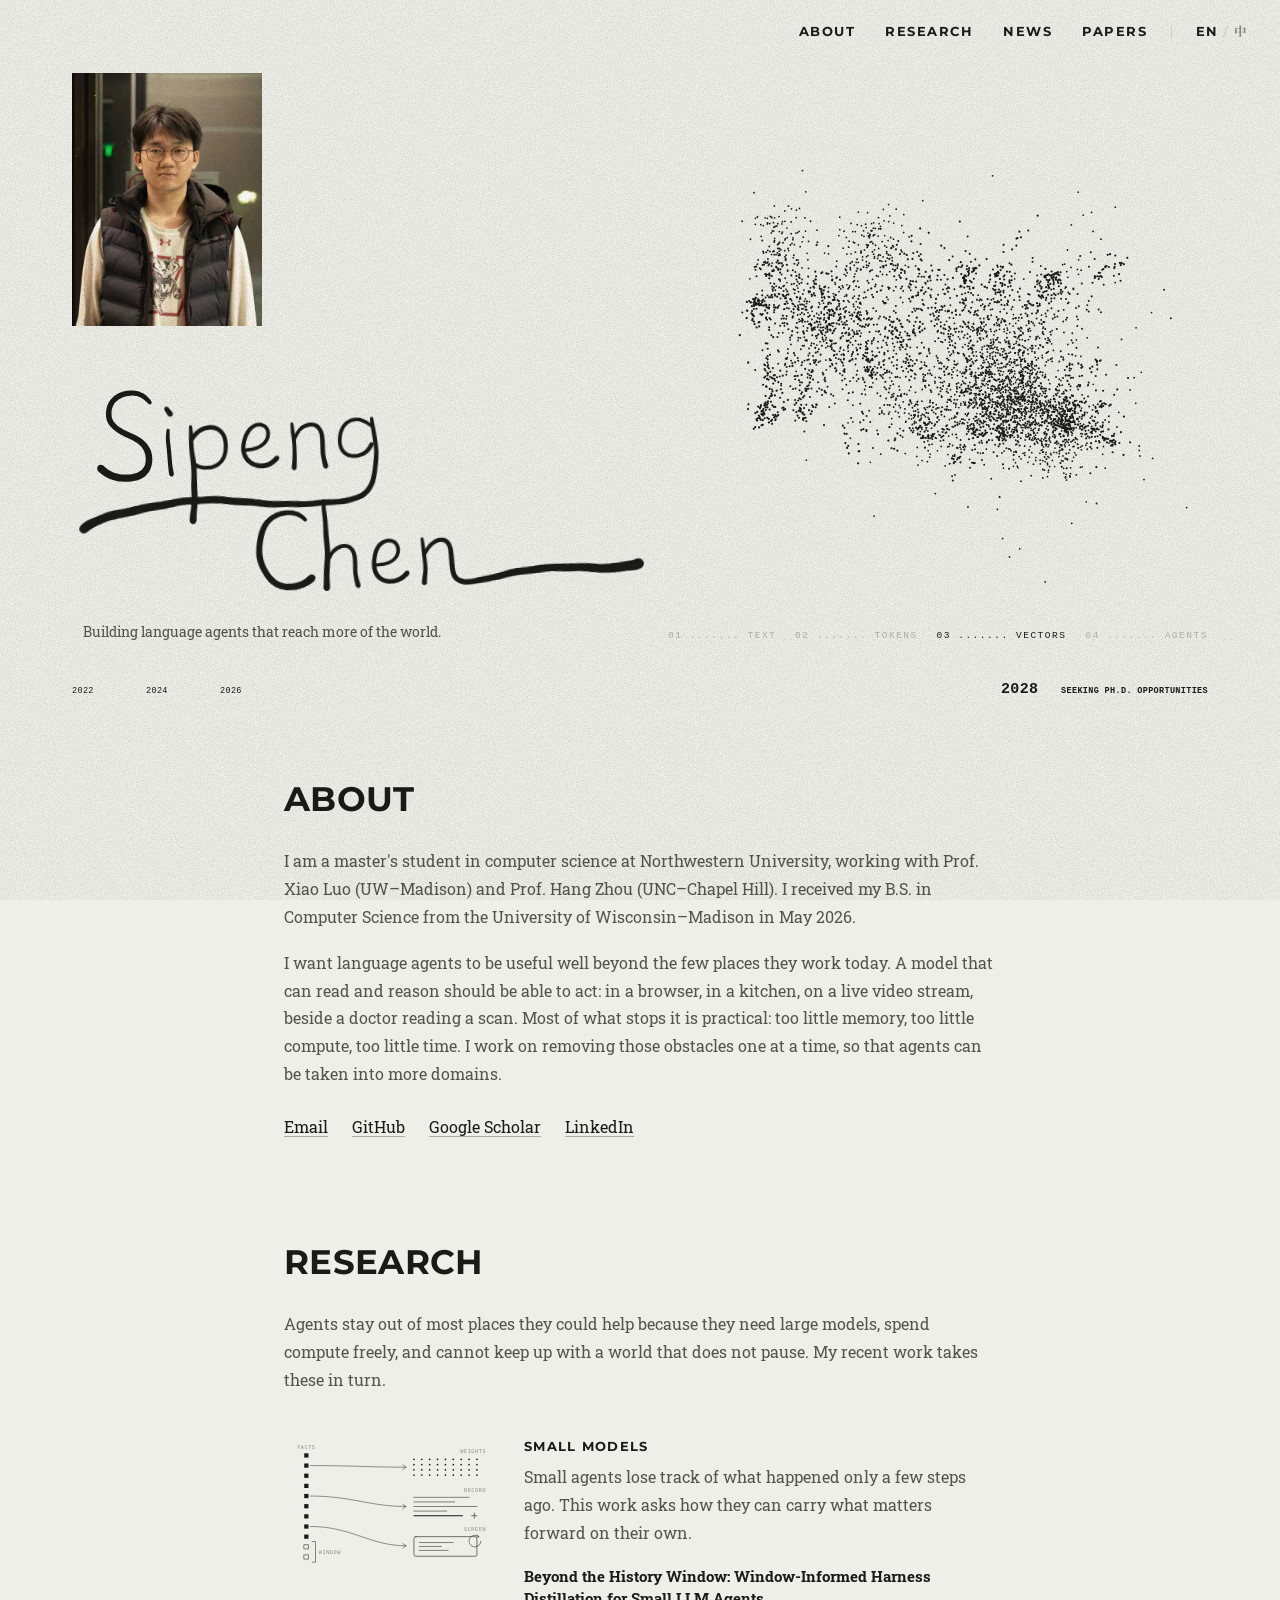
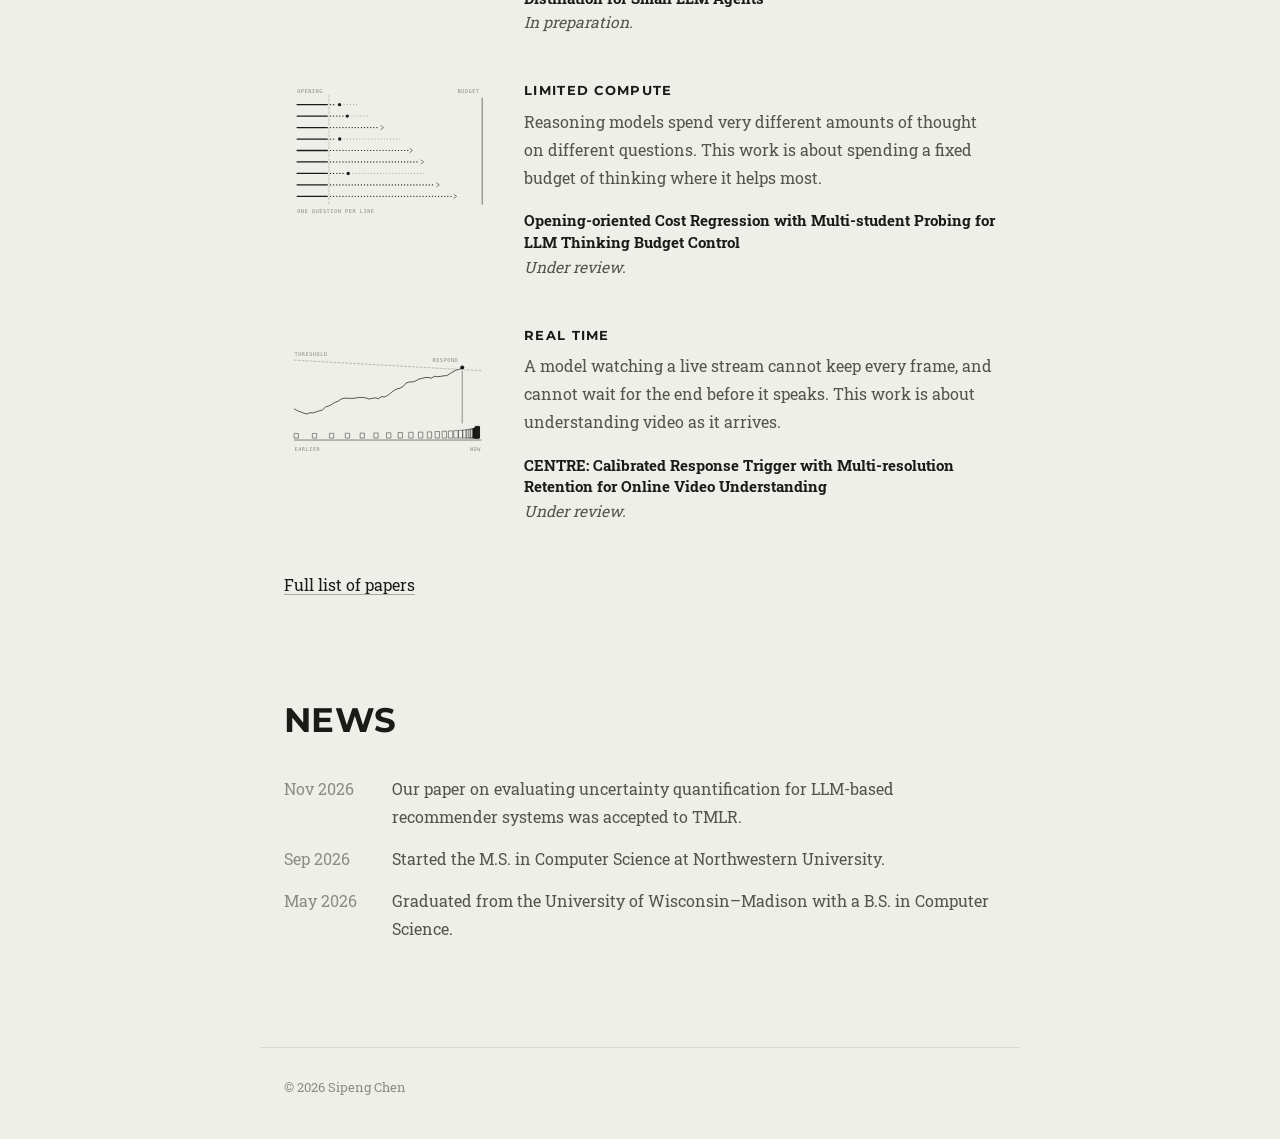
<file: index.html>
<!doctype html>
<html lang="en">
<head>
<meta charset="utf-8">
<meta name="viewport" content="width=device-width, initial-scale=1">
<title>Sipeng Chen</title>
<meta name="description" content="Sipeng Chen builds language agents that reach more of the world.">
<script>
(function (r) {
  var l = null;
  try { l = localStorage.getItem('lang'); } catch (e) {}
  r.lang = l === 'zh' ? 'zh' : 'en';
  r.classList.add('will-stream');
})(document.documentElement);
</script>
<link rel="preconnect" href="https://fonts.googleapis.com">
<link rel="preconnect" href="https://fonts.gstatic.com" crossorigin>
<link href="https://fonts.googleapis.com/css2?family=Montserrat:wght@700&family=Roboto+Slab:wght@400;700&family=Noto+Serif+SC:wght@400;700&display=swap" rel="stylesheet">
<link rel="stylesheet" href="css/site.css?v=10">
</head>
<body>

<header class="top home">
  <nav class="nav" aria-label="Main">
    <a href="#about"><span lang="en">About</span><span lang="zh">关于</span></a>
    <a href="#research"><span lang="en">Research</span><span lang="zh">研究</span></a>
    <a href="#news"><span lang="en">News</span><span lang="zh">动态</span></a>
    <a href="papers.html"><span lang="en">Papers</span><span lang="zh">论文</span></a>
    <button class="lang" type="button" aria-label="切换到中文"><span data-to="en">EN</span><span class="slash" aria-hidden="true">/</span><span data-to="zh">中</span></button>
  </nav>
</header>

<div class="poster">
  <div class="who">
    <img class="photo" src="assets/portrait.jpg" width="480" height="640" alt="Portrait of Sipeng Chen">
    <h1 class="sign">
      <span class="sr">Sipeng Chen</span>
<!-- sign:start -->
<svg viewBox="0 0 960 420" aria-hidden="true">
  <defs>
    <mask id="pen0" maskUnits="userSpaceOnUse" x="-40" y="-40" width="1040" height="500"><path class="pen" pathLength="1" style="--d:0.15s;--t:0.22s" d="M138 60L135.6 56.8L132.9 53.8L130 51L126.8 48.5L123.3 46.3L119.5 44.6L115.6 43.5L111.5 42.8L107.4 42.5L103.3 42.5L99.2 42.9L95.2 43.7L91.2 44.8L87.3 46.3L83.6 48.2L80.2 50.5L77 53.3L74.3 56.5L72 60L70.3 63.8L69.1 67.7L68.3 71.8L68 75.8L68 79.8L68.6 83.8L69.8 87.5L71.6 90.9L73.8 94.1L76.3 97L79.1 99.7L82.2 102.2L85.4 104.6L88.7 106.8L92.1 108.8L95.6 110.7L99.1 112.6L102.7 114.5L106.2 116.4L109.7 118.4L113.2 120.6L116.5 123L119.6 125.7L122.5 128.6L125.1 131.8L127.3 135.3L129.1 139L130.4 142.9L131.2 146.8L131.6 150.8L131.6 154.7L131.3 158.7L130.5 162.5L129.3 166.3L127.6 169.8L125.4 173.1L122.8 176L119.7 178.4L116.4 180.4L112.8 182L109.1 183.1L105.4 183.9L101.6 184.4L97.7 184.6L93.9 184.6L90 184.5L86.2 184.2L82.3 183.7L78.5 182.9L74.7 181.9L70.9 180.6L67.2 179L63.7 177.2L60.3 175L57.1 172.6L54.1 170L51.2 167.3L50 166"/></mask>
    <mask id="pen1" maskUnits="userSpaceOnUse" x="-40" y="-40" width="1040" height="500"><path class="pen" pathLength="1" style="--d:0.39s;--t:0.07s" d="M166 108L165.6 112L165.2 116L164.9 120L164.8 124L164.9 128L165.2 132L165.4 136L165.7 140L165.8 143.9L165.9 147.9L166.1 151.9L166.2 155.9L166.3 159.9L166.4 163.9L166.6 167.9L166.9 171.9L167.2 175.8L167.7 179.8L168 182"/></mask>
    <mask id="pen3" maskUnits="userSpaceOnUse" x="-40" y="-40" width="1040" height="500"><path class="pen" pathLength="1" style="--d:0.53s;--t:0.1s" d="M204 104L204.1 108L204.2 112L204.1 116L204 120L203.8 124L203.7 128L203.6 132L203.6 136L203.7 140L203.9 144L204.1 148L204.5 152L204.8 156L205.2 160L205.5 164L205.8 168L205.9 172L206 176L205.9 180L205.8 184L205.6 188L205.4 192L205.2 196L205 200L204.9 204L204.8 208L204.8 212L204.7 216L204.7 220L204.5 224L204.3 228L204 232L203.6 236L203 240L202.3 243.9L201.6 247.9L201 251.9L200.5 255.8L200.2 259.8L200 262"/></mask>
    <mask id="pen4" maskUnits="userSpaceOnUse" x="-40" y="-40" width="1040" height="500"><path class="pen" pathLength="1" style="--d:0.64s;--t:0.11s" d="M205 126L207.2 122.6L209.6 119.4L212.3 116.5L215.4 113.8L218.8 111.6L222.4 109.7L226.2 108.3L230.2 107.3L234.3 106.8L238.4 106.9L242.6 107.5L246.6 108.9L250.2 111L253.5 113.7L256.2 116.9L258.2 120.5L259.7 124.3L260.7 128.2L261.2 132.2L261.4 136.2L261.3 140.1L261 144.1L260.4 147.9L259.5 151.7L258.2 155.4L256.6 159L254.5 162.3L252 165.3L249.1 168L245.9 170.1L242.4 171.9L238.7 173.1L234.9 173.9L231.1 174.2L227.3 174.2L223.5 173.9L219.6 173.3L215.8 172.3L212.2 170.7L208.9 168.5L206 166"/></mask>
    <mask id="pen5" maskUnits="userSpaceOnUse" x="-40" y="-40" width="1040" height="500"><path class="pen" pathLength="1" style="--d:0.77s;--t:0.12s" d="M292 148L296 147.9L300 147.7L304 147.3L308 146.8L312 145.9L315.8 144.5L319.5 142.8L322.9 140.6L326.1 138L328.9 135L331.1 131.5L332.6 127.6L333.4 123.5L333.3 119.3L332.3 115.2L330 111.4L326.7 108.6L322.6 106.9L318.3 106.4L314.1 106.9L310.2 108.3L306.6 110.4L303.5 113L300.8 116L298.5 119.2L296.6 122.6L294.9 126.2L293.5 129.8L292.3 133.6L291.4 137.4L290.7 141.3L290.4 145.2L290.5 149.2L291.1 153.1L292.2 156.8L293.8 160.4L295.8 163.6L298.3 166.6L301.1 169.1L304.1 171.3L307.5 173L311 174.4L314.8 175.4L318.6 175.9L322.6 175.9L326.6 175.5L330.5 174.6L334.2 173.1L337.7 171L340.9 168.6L343.9 166L346 164"/></mask>
    <mask id="pen6" maskUnits="userSpaceOnUse" x="-40" y="-40" width="1040" height="500"><path class="pen" pathLength="1" style="--d:0.9s;--t:0.06s" d="M374 108L374.2 112L374.3 116L374.5 120L374.7 124L375.1 128L375.6 132L375.9 135.9L376.2 140L376.3 144L376.3 148L376.2 152L376.1 156L375.9 160L375.6 164L375.3 168L375 172L374.6 175.9L374.2 179.9L374 182"/></mask>
    <mask id="pen7" maskUnits="userSpaceOnUse" x="-40" y="-40" width="1040" height="500"><path class="pen" pathLength="1" style="--d:0.98s;--t:0.1s" d="M376 136L377.7 132.4L379.6 128.8L381.6 125.3L383.9 121.9L386.6 118.8L389.7 116.2L393.2 114L397 112.3L400.9 111.2L404.9 110.8L408.8 111.1L412.5 112.2L415.8 114.2L418.4 117L420.5 120.2L421.9 123.8L422.9 127.6L423.4 131.5L423.6 135.5L423.7 139.5L423.7 143.5L423.6 147.5L423.5 151.5L423.4 155.5L423.4 159.5L423.6 163.5L424.1 167.5L424.9 171.5L425.7 175.5L426.5 179.4L427 182"/></mask>
    <mask id="pen8" maskUnits="userSpaceOnUse" x="-40" y="-40" width="1040" height="500"><path class="pen" pathLength="1" style="--d:1.09s;--t:0.11s" d="M506 118L503 115.3L499.9 112.9L496.5 110.7L492.8 108.9L489 107.4L484.9 106.5L480.7 106.3L476.5 106.7L472.5 107.8L468.7 109.5L465.2 111.8L462.1 114.6L459.5 117.8L457.4 121.3L455.8 124.9L454.5 128.7L453.6 132.5L453 136.4L452.7 140.3L452.7 144.3L453.1 148.2L454 152L455.5 155.6L457.6 158.9L460.2 161.8L463.3 164.1L466.7 165.8L470.4 166.9L474.1 167.5L477.9 167.6L481.6 167.2L485.3 166.4L488.9 165.2L492.5 163.6L495.8 161.5L498.9 159L501.5 155.9L503.7 152.6L505.5 149"/></mask>
    <mask id="pen9" maskUnits="userSpaceOnUse" x="-40" y="-40" width="1040" height="500"><path class="pen" pathLength="1" style="--d:1.22s;--t:0.4s" d="M508 106L508.2 110L508.6 114L509 118L509.5 121.9L510 125.9L510.5 129.9L510.9 133.9L511.3 137.9L511.8 141.9L512.2 145.9L512.6 149.9L512.8 153.9L512.9 157.9L512.9 162L512.7 166L512.4 170L511.9 174.1L511.4 178.1L510.8 182.1L510.1 186.1L509.4 190L508.7 194L507.9 198L507 201.9L506 205.8L504.8 209.6L503.3 213.4L501.6 217L499.5 220.5L497.2 223.7L494.6 226.7L491.7 229.4L488.6 231.8L485.5 233.8L482.1 235.3L478.5 236.6L474.9 237.8L471.2 238.8L467.4 239.7L463.6 240.6L459.7 241.3L455.8 241.8L451.9 242.2L447.9 242.5L444 242.7L440 242.7L436 242.7L432.1 242.6L428.1 242.6L424.1 242.6L420.1 242.6L416.1 242.8L412.1 243L408.1 243.2L404.1 243.4L400.1 243.6L396.1 243.8L392.1 243.8L388 243.7L384 243.6L380 243.3L376.1 243L372.1 242.7L368.1 242.4L364.1 242.1L360.1 241.9L356.1 241.8L352.1 241.7L348.1 241.6L344 241.5L340 241.3L336.1 241.1L332.1 240.8L328.1 240.3L324.1 239.8L320.2 239.1L316.2 238.5L312.3 237.7L308.3 237.1L304.4 236.4L300.4 235.9L296.4 235.4L292.4 235L288.5 234.6L284.5 234.3L280.5 233.9L276.5 233.5L272.5 233L268.6 232.4L264.6 231.8L260.6 231.1L256.7 230.5L252.7 229.8L248.7 229.3L244.7 228.8L240.7 228.5L236.7 228.3L232.7 228.2L228.7 228.2L224.7 228.2L220.6 228.3L216.6 228.3L212.6 228.4L208.6 228.3L204.6 228.3L200.6 228.2L196.6 228.2L192.6 228.2L188.6 228.3L184.6 228.5L180.6 228.8L176.6 229.2L172.6 229.7L168.6 230.4L164.6 231L160.6 231.7L156.7 232.3L152.7 232.8L148.7 233.3L144.8 233.7L140.8 234.1L136.8 234.5L132.8 234.8L128.9 235.3L124.9 235.7L121 236.3L117 237L113.1 237.7L109.2 238.5L105.3 239.3L101.4 240.1L97.5 240.9L93.6 241.5L89.6 242.1L85.7 242.7L81.8 243.2L77.8 243.7L73.8 244.2L69.9 244.8L66 245.5L62.1 246.4L58.2 247.4L54.4 248.5L50.6 249.7L46.8 251L43 252.4L39.3 253.7L35.5 255.1L31.8 256.6L28.1 258.2L24.6 260.1L21.2 262.3L17.9 264.6L16 266"/></mask>
    <mask id="pen10" maskUnits="userSpaceOnUse" x="-40" y="-40" width="1040" height="500"><path class="pen" pathLength="1" style="--d:1.71s;--t:0.17s" d="M388 270L385.2 267.1L382.2 264.5L379 262.2L375.5 260.1L371.7 258.5L367.8 257.4L363.8 256.8L359.8 256.5L355.7 256.7L351.7 257.1L347.7 257.8L343.7 258.9L339.9 260.2L336.1 261.9L332.5 263.9L329.1 266.3L325.9 269L323.1 272L320.5 275.3L318.3 278.8L316.4 282.5L314.8 286.2L313.5 290.1L312.3 293.9L311.3 297.8L310.4 301.7L309.7 305.6L309 309.6L308.5 313.6L308.2 317.5L308 321.5L308.1 325.5L308.5 329.5L309.1 333.4L310 337.3L311.1 341.1L312.5 344.8L314 348.4L315.6 351.9L317.4 355.3L319.4 358.6L321.4 361.9L323.7 365L326.2 368L328.9 370.7L331.9 373.3L335.1 375.5L338.6 377.4L342.3 378.9L346.1 380L350 380.7L353.9 381.1L357.9 381.1L361.9 380.9L365.8 380.5L369.8 379.9L373.7 379L377.6 377.9L381.4 376.4L384.9 374.5L388.3 372.3L391.5 369.9L394 368"/></mask>
    <mask id="pen11" maskUnits="userSpaceOnUse" x="-40" y="-40" width="1040" height="500"><path class="pen" pathLength="1" style="--d:1.9s;--t:0.09s" d="M420 240L420 244L420 248L420 252L420.1 256L420.4 260L420.8 264L421 268L421.3 272L421.4 276L421.4 280L421.4 284L421.4 288L421.4 292L421.4 296L421.5 300L421.6 304L421.8 308L422 312L422.2 316L422.4 320L422.4 324L422.4 328L422.2 332L421.9 336L421.5 340L421.1 344L420.6 348L420.1 352L419.7 356L419.3 360L419 363.9L418.8 367.9L418.7 371.9L418.5 375.9L418.4 379.9L418.1 383.9L418 386"/></mask>
    <mask id="pen12" maskUnits="userSpaceOnUse" x="-40" y="-40" width="1040" height="500"><path class="pen" pathLength="1" style="--d:2s;--t:0.1s" d="M421 344L422.7 340.4L424.5 336.8L426.3 333.2L428.5 329.7L431 326.5L434 323.7L437.4 321.3L441 319.3L444.8 317.9L448.8 317.1L452.8 317L456.6 317.9L460 319.8L462.7 322.5L464.8 325.8L466.3 329.5L467.2 333.3L467.6 337.3L467.8 341.2L467.7 345.2L467.6 349.2L467.5 353.2L467.3 357.2L467.2 361.3L467.3 365.3L467.8 369.3L468.5 373.3L469.3 377.2L470 381.2L470.8 385.1"/></mask>
    <mask id="pen13" maskUnits="userSpaceOnUse" x="-40" y="-40" width="1040" height="500"><path class="pen" pathLength="1" style="--d:2.12s;--t:0.12s" d="M500 352L504 351.9L508 351.7L512 351.3L516 350.9L520.1 350.2L524 349.1L527.9 347.5L531.5 345.4L534.7 342.7L537.5 339.5L539.6 335.7L540.8 331.7L541 327.5L540.5 323.5L539.2 319.7L536.8 316.5L533.7 314.1L530.1 312.6L526.3 312L522.3 312.2L518.5 313.3L515 315L511.7 317.3L508.9 320.1L506.6 323.2L504.7 326.7L503.1 330.3L501.9 334L501 337.8L500.3 341.6L499.8 345.4L499.4 349.3L499.3 353.1L499.6 357L500.2 360.8L501.3 364.6L503 368.2L505.2 371.5L508 374.4L511.2 376.8L514.8 378.6L518.7 379.8L522.6 380.5L526.6 380.7L530.6 380.4L534.6 379.7L538.5 378.7L542.2 377.1L545.7 375.1L549 372.7L552 370L554 368"/></mask>
    <mask id="pen14" maskUnits="userSpaceOnUse" x="-40" y="-40" width="1040" height="500"><path class="pen" pathLength="1" style="--d:2.25s;--t:0.06s" d="M582 312L582.3 316L582.6 320L582.9 324L583.2 328L583.4 332L583.7 335.9L584 339.9L584.3 344L584.6 348L584.8 352L585 356L585 360L584.9 364L584.5 368L583.9 372L583.2 376L582.7 379.9L582.2 383.9L582 386"/></mask>
    <mask id="pen15" maskUnits="userSpaceOnUse" x="-40" y="-40" width="1040" height="500"><path class="pen" pathLength="1" style="--d:2.33s;--t:0.46s" d="M584 340L585.8 336.4L587.7 332.9L590 329.6L592.6 326.5L595.4 323.7L598.4 321.1L601.8 318.8L605.3 317L609.1 315.8L613 315.3L616.8 315.6L620.3 316.9L623.2 319L625.4 321.8L626.9 325L628 328.4L628.6 332L629 335.7L629.2 339.6L629.4 343.5L629.5 347.4L629.7 351.4L629.8 355.5L630 359.5L630.2 363.6L630.5 367.7L631.3 371.8L632.5 375.9L634.6 379.8L637.6 383L641.2 385.5L645.2 387L649.3 387.8L653.4 388.2L657.4 388.2L661.5 387.9L665.4 387.4L669.4 386.9L673.3 386.3L677.3 385.8L681.2 385.2L685.2 384.7L689.1 384.2L693 383.7L697 383.1L700.9 382.5L704.9 381.8L708.8 381L712.7 380.2L716.6 379.3L720.5 378.4L724.4 377.6L728.3 376.8L732.3 376.2L736.3 375.6L740.3 375.2L744.3 374.9L748.3 374.7L752.3 374.5L756.3 374.3L760.3 374L764.3 373.8L768.3 373.4L772.3 373L776.3 372.7L780.3 372.3L784.3 371.9L788.3 371.7L792.3 371.6L796.3 371.5L800.3 371.6L804.3 371.8L808.3 372L812.2 372.3L816.2 372.5L820.2 372.8L824.1 372.9L828.1 373L832 373.1L836 373.2L839.9 373.3L843.9 373.4L847.9 373.6L851.9 373.9L855.8 374.3L859.8 374.8L863.8 375.3L867.7 375.9L871.7 376.4L875.7 376.9L879.6 377.2L883.7 377.5L887.7 377.6L891.7 377.6L895.7 377.5L899.8 377.3L903.8 377.1L907.7 376.8L911.7 376.5L915.6 376.2L919.5 375.8L923.4 375.5L927.4 375.3L931.3 375L935.3 374.5L939.2 373.6L943 372.4"/></mask>
  </defs>
  <g transform="rotate(-3 480 210)">
    <path class="ink" mask="url(#pen0)" d="M140.9 59.2Q140.6 58 139.4 56.3Q138.2 54.6 136.9 52.9Q135.6 51.2 134.1 49.7Q132.6 48.1 130.9 46.6Q129.2 45.2 127.2 43.9Q125.2 42.6 123.1 41.7Q120.9 40.7 118.7 40.1Q116.5 39.4 114.2 39Q112 38.6 109.8 38.4Q107.5 38.2 105.3 38.2Q103.1 38.2 100.8 38.4Q98.6 38.6 96.4 39Q94.2 39.3 92 39.9Q89.8 40.5 87.6 41.3Q85.5 42.1 83.4 43.2Q81.3 44.2 79.3 45.6Q77.4 46.9 75.6 48.5Q73.8 50.1 72.2 51.9Q70.7 53.8 69.4 55.8Q68.1 57.8 67.1 60Q66.1 62.2 65.4 64.4Q64.6 66.6 64.2 68.9Q63.7 71.1 63.5 73.4Q63.3 75.6 63.3 77.9Q63.3 80.2 63.6 82.5Q64 84.9 64.7 87.1Q65.4 89.3 66.4 91.3Q67.5 93.4 68.8 95.2Q70.1 97 71.5 98.6Q72.9 100.2 74.5 101.7Q76 103.2 77.7 104.6Q79.3 105.9 81 107.2Q82.7 108.5 84.4 109.6Q86.1 110.8 87.9 111.9Q89.7 113 91.4 114.1Q93.2 115.1 95 116.1Q96.8 117 98.6 118Q100.3 118.9 102.1 119.8Q103.8 120.7 105.5 121.7Q107.1 122.7 108.7 123.7Q110.3 124.7 111.9 125.8Q113.4 126.9 114.8 128.1Q116.1 129.3 117.4 130.7Q118.6 132 119.7 133.4Q120.8 134.9 121.7 136.4Q122.6 137.9 123.3 139.5Q124.1 141.1 124.6 142.7Q125.1 144.3 125.4 146Q125.8 147.6 125.9 149.3Q126.1 151 126.1 152.8Q126.1 154.5 125.9 156.2Q125.8 157.9 125.5 159.5Q125.1 161.1 124.6 162.7Q124.1 164.2 123.4 165.6Q122.7 167 121.8 168.2Q120.9 169.5 119.8 170.6Q118.8 171.7 117.6 172.6Q116.3 173.5 115 174.3Q113.6 175.1 112.2 175.7Q110.7 176.3 109.2 176.8Q107.6 177.3 106 177.6Q104.4 178 102.7 178.2Q101 178.4 99.3 178.6Q97.5 178.7 95.7 178.7Q94 178.7 92.2 178.6Q90.4 178.5 88.6 178.3Q86.9 178.2 85.1 177.9Q83.3 177.6 81.6 177.3Q79.9 176.9 78.2 176.4Q76.4 176 74.8 175.4Q73.1 174.8 71.5 174.2Q69.9 173.5 68.3 172.7Q66.8 171.9 65.3 170.9Q63.9 170 62.5 168.9Q61.1 167.8 59.7 166.5Q58.4 165.3 57.1 163.9Q55.8 162.6 55.3 162Q54.7 161.4 52.4 160.4Q50.1 159.4 47.8 160.3Q45.4 161.3 44.4 163.6Q43.4 165.9 44.3 168.2Q45.3 170.6 46 171.3Q46.6 171.9 48.2 173.3Q49.8 174.8 51.5 176.1Q53.2 177.5 55 178.8Q56.8 180.1 58.7 181.3Q60.6 182.5 62.6 183.6Q64.6 184.6 66.6 185.5Q68.7 186.4 70.8 187.1Q72.9 187.8 75 188.4Q77.1 188.9 79.2 189.3Q81.3 189.7 83.4 189.9Q85.5 190.2 87.6 190.3Q89.7 190.5 91.8 190.5Q93.8 190.6 95.9 190.6Q97.9 190.5 100 190.4Q102.1 190.3 104.2 190Q106.4 189.8 108.5 189.4Q110.6 188.9 112.8 188.3Q114.9 187.6 117 186.7Q119.1 185.8 121.1 184.5Q123.2 183.3 125 181.8Q126.8 180.2 128.4 178.4Q130 176.6 131.3 174.6Q132.6 172.6 133.5 170.5Q134.5 168.3 135.2 166.1Q135.9 163.9 136.3 161.6Q136.7 159.4 136.9 157.2Q137.1 155 137.1 152.7Q137.1 150.5 136.9 148.2Q136.7 146 136.2 143.7Q135.7 141.4 134.9 139.2Q134.1 137 133 134.9Q131.9 132.7 130.6 130.8Q129.3 128.8 127.8 127Q126.3 125.2 124.6 123.6Q123 122 121.3 120.5Q119.5 119.1 117.8 117.8Q116 116.5 114.1 115.3Q112.3 114.2 110.5 113.1Q108.7 112 106.8 111Q105 110.1 103.2 109.1Q101.4 108.2 99.7 107.3Q97.9 106.4 96.2 105.5Q94.5 104.6 92.9 103.6Q91.2 102.7 89.6 101.7Q88.1 100.7 86.6 99.6Q85 98.6 83.6 97.4Q82.2 96.3 81 95Q79.7 93.8 78.6 92.5Q77.5 91.2 76.5 89.8Q75.6 88.5 74.9 87.1Q74.2 85.7 73.7 84.2Q73.2 82.7 73 81.1Q72.7 79.5 72.7 77.7Q72.7 76 72.8 74.2Q72.9 72.4 73.2 70.6Q73.5 68.9 74 67.1Q74.6 65.4 75.3 63.8Q76 62.2 77 60.7Q77.9 59.2 79.1 57.8Q80.3 56.5 81.6 55.3Q83 54.1 84.5 53.1Q86 52.1 87.6 51.3Q89.2 50.4 90.9 49.7Q92.6 49.1 94.4 48.5Q96.2 48 98 47.6Q99.8 47.2 101.7 47Q103.5 46.8 105.4 46.7Q107.3 46.7 109.1 46.8Q111 46.9 112.8 47.2Q114.7 47.5 116.4 48Q118.1 48.4 119.8 49.2Q121.4 49.9 122.9 50.8Q124.4 51.8 125.9 52.9Q127.3 54 128.8 55.2Q130.2 56.5 131.5 57.7Q132.9 59 134.2 60.5Q135.4 62 136.5 62.6Q137.6 63.3 138.8 62.9Q140 62.6 140.6 61.5Q141.3 60.4 140.9 59.2Z"/>
    <path class="ink" mask="url(#pen1)" d="M163.8 106.8Q163.3 107.7 163.1 109.7Q162.8 111.7 162.5 113.7Q162.2 115.7 161.9 117.7Q161.7 119.8 161.6 121.9Q161.5 124 161.6 126Q161.6 128.1 161.7 130.2Q161.8 132.2 161.9 134.2Q162 136.2 162.1 138.1Q162.2 140.1 162.3 142.1Q162.3 144.1 162.4 146.1Q162.5 148 162.5 150Q162.6 152 162.6 154Q162.7 156 162.7 158Q162.8 160 162.8 162Q162.9 164 163 166Q163 168.1 163.1 170.1Q163.2 172.2 163.3 174.2Q163.4 176.2 163.6 178.3Q163.7 180.3 163.8 181.4Q164 182.5 164.7 183.9Q165.5 185.2 167 185.6Q168.5 186 169.9 185.3Q171.2 184.5 171.6 183Q172 181.5 171.9 180.4Q171.7 179.3 171.4 177.4Q171.1 175.4 170.8 173.5Q170.5 171.6 170.4 169.6Q170.2 167.7 170.1 165.7Q169.9 163.7 169.9 161.8Q169.8 159.8 169.7 157.8Q169.6 155.8 169.6 153.8Q169.5 151.8 169.5 149.8Q169.4 147.8 169.4 145.8Q169.3 143.8 169.2 141.8Q169.1 139.8 169 137.8Q168.9 135.8 168.8 133.8Q168.6 131.8 168.5 129.8Q168.3 127.8 168.2 125.9Q168.1 123.9 168.1 122Q168.1 120.1 168.2 118.2Q168.2 116.2 168.3 114.2Q168.4 112.3 168.5 110.3Q168.7 108.3 168.4 107.3Q168.1 106.3 167.2 105.8Q166.3 105.3 165.3 105.6Q164.3 105.9 163.8 106.8Z"/>
    <path class="ink dot" style="--d:0.47s" d="M161.4 72.7Q161.7 74.2 162.8 75.9Q163.8 77.6 164.7 79.4Q165.6 81.2 166.3 82.4Q167 83.7 168.5 84.7Q170.1 85.7 171.9 85.4Q173.7 85 174.7 83.5Q175.7 81.9 175.4 80.1Q175 78.3 174.1 77.2Q173.3 76.1 172 74.6Q170.7 73 169.5 71.4Q168.3 69.8 167 69Q165.8 68.2 164.3 68.4Q162.8 68.7 162 70Q161.2 71.2 161.4 72.7Z"/>
    <path class="ink" mask="url(#pen3)" d="M201.6 103.1Q201.3 104.1 201.2 106.1Q201.2 108.1 201.1 110Q201 112 200.8 114Q200.7 115.9 200.6 117.9Q200.4 119.9 200.3 121.9Q200.2 123.9 200.1 125.9Q200 127.9 199.9 130Q199.9 132 199.9 134Q199.9 136.1 199.9 138.1Q199.9 140.1 200 142.2Q200 144.2 200.1 146.2Q200.2 148.3 200.3 150.3Q200.4 152.3 200.5 154.3Q200.6 156.4 200.8 158.4Q200.9 160.4 201 162.3Q201.1 164.3 201.2 166.3Q201.3 168.2 201.4 170.2Q201.4 172.1 201.4 174.1Q201.5 176 201.4 177.9Q201.4 179.9 201.3 181.9Q201.2 183.8 201.1 185.8Q201 187.8 200.9 189.8Q200.7 191.8 200.6 193.8Q200.4 195.8 200.3 197.8Q200.2 199.8 200 201.8Q199.9 203.9 199.9 205.9Q199.8 207.9 199.7 209.9Q199.7 211.9 199.7 213.9Q199.7 215.9 199.6 217.9Q199.6 219.9 199.6 221.9Q199.5 223.8 199.4 225.8Q199.3 227.7 199.1 229.6Q199 231.5 198.7 233.5Q198.5 235.4 198.2 237.3Q197.9 239.2 197.5 241.1Q197.1 243 196.7 245Q196.3 247 195.9 249.1Q195.5 251.1 195.2 253.2Q194.8 255.3 194.6 257.3Q194.4 259.3 194.2 260.4Q194.1 261.5 194.8 263.7Q195.5 265.8 197.5 266.8Q199.5 267.9 201.7 267.2Q203.8 266.5 204.8 264.5Q205.9 262.5 205.9 261.4Q206 260.3 206.1 258.4Q206.2 256.4 206.3 254.5Q206.5 252.6 206.7 250.7Q206.9 248.8 207.2 246.8Q207.4 244.9 207.8 242.8Q208.1 240.8 208.3 238.7Q208.6 236.6 208.8 234.6Q209 232.5 209.2 230.4Q209.3 228.4 209.5 226.3Q209.6 224.2 209.6 222.2Q209.7 220.1 209.8 218.1Q209.8 216.1 209.8 214.1Q209.8 212.1 209.8 210.1Q209.8 208.1 209.8 206.1Q209.9 204.1 209.9 202.2Q209.9 200.2 209.9 198.2Q210 196.2 210 194.2Q210.1 192.2 210.2 190.2Q210.2 188.2 210.3 186.2Q210.4 184.2 210.5 182.1Q210.5 180.1 210.5 178Q210.5 176 210.5 173.9Q210.5 171.9 210.4 169.8Q210.3 167.8 210.1 165.7Q209.9 163.7 209.7 161.6Q209.5 159.6 209.3 157.6Q209 155.6 208.8 153.6Q208.5 151.6 208.3 149.7Q208.1 147.7 207.9 145.7Q207.8 143.8 207.7 141.8Q207.5 139.9 207.5 137.9Q207.4 136 207.4 134Q207.3 132 207.3 130.1Q207.3 128.1 207.4 126.1Q207.4 124.2 207.5 122.2Q207.5 120.1 207.6 118.1Q207.6 116.1 207.5 114Q207.4 112 207.2 110Q207 107.9 206.9 105.9Q206.7 103.9 206.3 103Q205.9 102 204.9 101.6Q203.9 101.3 203 101.7Q202 102.1 201.6 103.1Z"/>
    <path class="ink" mask="url(#pen4)" d="M206.7 128.5Q207.7 127.8 208.8 126.2Q209.9 124.6 211.1 123.1Q212.3 121.7 213.6 120.4Q214.9 119.1 216.3 117.9Q217.6 116.8 219.1 115.8Q220.7 114.8 222.3 114Q223.9 113.1 225.6 112.5Q227.3 111.9 229.1 111.5Q230.9 111 232.7 110.8Q234.5 110.6 236.3 110.6Q238.1 110.6 239.9 110.8Q241.7 111.1 243.4 111.6Q245.1 112.2 246.7 113Q248.2 113.9 249.6 115Q251 116.1 252.1 117.5Q253.3 118.9 254.2 120.4Q255.1 122 255.7 123.7Q256.4 125.3 256.8 127.1Q257.2 128.9 257.4 130.7Q257.7 132.5 257.8 134.4Q257.9 136.2 257.9 138.1Q257.8 140 257.7 141.8Q257.6 143.7 257.4 145.5Q257.1 147.3 256.7 149.1Q256.3 150.8 255.8 152.5Q255.2 154.2 254.5 155.8Q253.8 157.5 252.8 158.9Q251.9 160.4 250.8 161.7Q249.7 163.1 248.4 164.2Q247.1 165.4 245.7 166.4Q244.2 167.3 242.7 168.1Q241.1 168.9 239.5 169.4Q237.9 170 236.2 170.4Q234.5 170.7 232.7 170.9Q231 171.1 229.2 171.1Q227.4 171.1 225.6 170.9Q223.8 170.8 222 170.5Q220.3 170.3 218.6 169.8Q216.9 169.3 215.3 168.6Q213.8 167.8 212.3 166.8Q210.9 165.8 209.6 164.6Q208.3 163.4 207 162.9Q205.8 162.5 204.6 163.1Q203.4 163.7 202.9 165Q202.5 166.2 203.1 167.4Q203.7 168.6 205.2 169.9Q206.8 171.2 208.7 172.4Q210.6 173.6 212.7 174.4Q214.8 175.3 216.9 175.8Q219 176.4 221 176.7Q223.1 177 225.1 177.1Q227.1 177.3 229.2 177.3Q231.2 177.4 233.3 177.2Q235.4 177 237.5 176.6Q239.5 176.2 241.6 175.5Q243.6 174.9 245.6 173.9Q247.5 173 249.3 171.7Q251.1 170.5 252.7 169Q254.4 167.6 255.7 165.9Q257.1 164.2 258.3 162.4Q259.4 160.5 260.3 158.6Q261.2 156.6 261.9 154.6Q262.6 152.6 263.1 150.6Q263.6 148.6 264 146.5Q264.3 144.5 264.5 142.4Q264.7 140.3 264.8 138.2Q264.8 136.2 264.8 134Q264.7 131.9 264.4 129.8Q264.1 127.6 263.6 125.4Q263.1 123.2 262.2 121.1Q261.4 119 260.2 116.9Q259 114.9 257.5 113Q256 111.2 254.1 109.6Q252.2 108 250.1 106.8Q248 105.6 245.7 104.8Q243.5 104 241.1 103.6Q238.8 103.2 236.4 103.1Q234.1 103.1 231.8 103.4Q229.5 103.6 227.3 104.2Q225.1 104.7 223 105.5Q220.9 106.3 218.9 107.3Q216.9 108.4 215 109.6Q213.2 110.9 211.5 112.4Q209.8 113.9 208.4 115.5Q206.9 117.2 205.7 119Q204.5 120.7 203.4 122.5Q202.3 124.2 202.1 125.5Q201.8 126.7 202.5 127.7Q203.2 128.7 204.5 128.9Q205.7 129.2 206.7 128.5Z"/>
    <path class="ink" mask="url(#pen5)" d="M291.1 150.2Q292.1 150.6 294.1 150.6Q296.1 150.6 298.2 150.6Q300.2 150.6 302.3 150.4Q304.3 150.3 306.4 150Q308.5 149.7 310.7 149.2Q312.8 148.7 314.9 148Q316.9 147.3 318.9 146.3Q320.9 145.3 322.8 144.2Q324.7 143 326.4 141.6Q328.2 140.2 329.7 138.5Q331.3 136.8 332.6 134.9Q333.8 132.9 334.7 130.7Q335.6 128.5 336.1 126.2Q336.5 123.8 336.5 121.4Q336.4 118.9 335.8 116.4Q335.2 113.9 333.8 111.7Q332.4 109.4 330.3 107.7Q328.3 105.9 325.8 104.9Q323.4 103.9 320.9 103.5Q318.3 103.2 315.8 103.5Q313.4 103.8 311.1 104.6Q308.8 105.4 306.8 106.6Q304.7 107.7 303 109.2Q301.2 110.6 299.7 112.2Q298.2 113.9 296.9 115.6Q295.7 117.4 294.6 119.2Q293.5 121 292.6 122.9Q291.7 124.8 291 126.7Q290.2 128.7 289.6 130.7Q289 132.7 288.5 134.7Q287.9 136.7 287.6 138.8Q287.2 140.9 287 143Q286.8 145.2 286.8 147.3Q286.9 149.5 287.2 151.7Q287.5 153.9 288.1 156Q288.6 158.1 289.5 160.1Q290.4 162.2 291.6 164Q292.7 165.9 294.1 167.5Q295.5 169.2 297.1 170.6Q298.7 172.1 300.4 173.3Q302.2 174.5 304 175.5Q305.9 176.5 307.9 177.3Q309.9 178.1 311.9 178.7Q314 179.2 316.2 179.6Q318.3 179.9 320.6 179.9Q322.8 180 325 179.8Q327.3 179.5 329.5 179Q331.7 178.4 333.8 177.6Q336 176.7 338 175.6Q339.9 174.4 341.7 173.2Q343.5 171.9 345.2 170.5Q346.8 169.1 347.9 168.1Q349 167.1 349.7 165.6Q350.3 164.1 349.7 162.5Q349.1 161 347.6 160.3Q346.1 159.7 344.5 160.3Q343 160.9 342 161.9Q341.1 162.9 339.7 164.1Q338.3 165.4 336.9 166.5Q335.5 167.6 333.9 168.5Q332.4 169.4 330.8 170.1Q329.2 170.7 327.5 171.1Q325.9 171.5 324.1 171.7Q322.4 171.9 320.7 171.9Q318.9 171.9 317.2 171.7Q315.5 171.5 313.9 171.1Q312.2 170.7 310.7 170.1Q309.1 169.5 307.6 168.8Q306.1 168 304.8 167.1Q303.4 166.1 302.2 165Q301 163.9 300 162.7Q298.9 161.4 298 160Q297.1 158.6 296.5 157.1Q295.8 155.5 295.3 153.9Q294.8 152.3 294.5 150.6Q294.2 148.8 294.1 147.1Q294 145.3 294.1 143.5Q294.2 141.7 294.5 139.9Q294.8 138.1 295.2 136.3Q295.6 134.5 296.1 132.7Q296.7 130.9 297.3 129.2Q298 127.5 298.8 125.9Q299.6 124.2 300.5 122.6Q301.4 121.1 302.4 119.6Q303.5 118.1 304.7 116.8Q305.9 115.5 307.2 114.3Q308.6 113.1 310.1 112.2Q311.6 111.3 313.2 110.7Q314.9 110 316.6 109.8Q318.3 109.5 320.1 109.7Q321.8 109.9 323.4 110.5Q325 111.2 326.3 112.3Q327.6 113.4 328.5 114.9Q329.4 116.4 329.8 118Q330.2 119.7 330.2 121.5Q330.2 123.3 329.9 125Q329.6 126.8 329 128.4Q328.3 130.1 327.4 131.6Q326.4 133.1 325.2 134.4Q324 135.8 322.6 137Q321.2 138.2 319.6 139.2Q318 140.2 316.3 141Q314.7 141.8 312.9 142.4Q311.1 143 309.3 143.4Q307.5 143.8 305.6 144.1Q303.7 144.4 301.7 144.6Q299.8 144.8 297.8 145Q295.9 145.2 293.9 145.3Q291.9 145.4 291 145.8Q290.1 146.2 289.8 147.1Q289.4 148.1 289.8 149Q290.2 149.9 291.1 150.2Z"/>
    <path class="ink" mask="url(#pen6)" d="M371.8 107.2Q371.5 108.1 371.5 110.1Q371.6 112.1 371.5 114.1Q371.5 116.1 371.5 118.1Q371.4 120.1 371.5 122.2Q371.6 124.2 371.8 126.3Q372 128.3 372.2 130.3Q372.4 132.3 372.5 134.2Q372.7 136.2 372.8 138.1Q372.9 140.1 373 142.1Q373 144 373 146Q373 147.9 372.9 149.9Q372.9 151.9 372.8 153.8Q372.7 155.8 372.6 157.8Q372.4 159.8 372.3 161.8Q372.1 163.7 371.9 165.7Q371.7 167.7 371.5 169.7Q371.3 171.6 371 173.6Q370.7 175.6 370.4 177.5Q370.2 179.5 370 180.5Q369.8 181.5 370.3 183.1Q370.7 184.6 372.1 185.4Q373.5 186.2 375.1 185.7Q376.6 185.3 377.4 183.9Q378.2 182.5 378.2 181.4Q378.3 180.4 378.4 178.3Q378.6 176.3 378.7 174.3Q378.8 172.3 378.9 170.3Q379 168.2 379.1 166.2Q379.2 164.2 379.2 162.2Q379.3 160.2 379.4 158.1Q379.5 156.1 379.5 154.1Q379.6 152.1 379.6 150Q379.6 148 379.6 145.9Q379.6 143.9 379.5 141.9Q379.5 139.8 379.3 137.8Q379.2 135.7 379 133.7Q378.8 131.6 378.6 129.6Q378.3 127.6 378.1 125.7Q377.9 123.7 377.7 121.8Q377.5 119.8 377.4 117.9Q377.2 115.9 377.1 113.9Q376.9 111.9 376.7 109.9Q376.5 107.9 376.1 107Q375.7 106.1 374.8 105.8Q373.9 105.5 373 105.9Q372.1 106.3 371.8 107.2Z"/>
    <path class="ink" mask="url(#pen7)" d="M377.5 137.7Q378.2 137.1 379.1 135.3Q380.1 133.5 381 131.8Q382 130.1 383 128.5Q384 126.8 385.1 125.3Q386.2 123.7 387.5 122.3Q388.7 121 390.1 119.8Q391.5 118.7 393.1 117.7Q394.7 116.8 396.4 116.1Q398.1 115.4 399.8 115Q401.6 114.5 403.3 114.3Q405 114.2 406.6 114.3Q408.2 114.5 409.7 114.9Q411.1 115.4 412.4 116.2Q413.6 116.9 414.7 118Q415.7 119.1 416.5 120.5Q417.4 121.8 418 123.4Q418.6 124.9 419 126.6Q419.4 128.3 419.6 130.1Q419.8 131.9 419.8 133.8Q419.9 135.6 419.9 137.6Q419.9 139.5 419.9 141.5Q419.9 143.4 419.8 145.4Q419.8 147.4 419.7 149.4Q419.6 151.4 419.6 153.4Q419.5 155.4 419.5 157.5Q419.5 159.6 419.7 161.8Q419.8 163.9 420.1 166Q420.4 168.2 420.7 170.2Q421 172.3 421.4 174.3Q421.7 176.3 422 178.3Q422.3 180.2 422.5 181.5Q422.7 182.8 423.6 184.2Q424.6 185.6 426.2 186Q427.8 186.3 429.2 185.4Q430.6 184.4 431 182.8Q431.3 181.2 431 179.9Q430.7 178.6 430.2 176.6Q429.7 174.7 429.2 172.7Q428.7 170.8 428.3 168.8Q427.9 166.9 427.7 165Q427.4 163.2 427.3 161.3Q427.2 159.4 427.2 157.5Q427.2 155.6 427.3 153.6Q427.3 151.6 427.4 149.6Q427.5 147.6 427.5 145.6Q427.5 143.6 427.5 141.5Q427.5 139.5 427.4 137.4Q427.4 135.4 427.2 133.3Q427.1 131.2 426.8 129.1Q426.4 126.9 425.9 124.8Q425.3 122.7 424.5 120.7Q423.6 118.6 422.4 116.7Q421.2 114.8 419.6 113.2Q418 111.5 416 110.3Q414 109.1 411.7 108.4Q409.5 107.7 407.2 107.6Q404.8 107.4 402.6 107.7Q400.3 108 398.1 108.6Q395.9 109.3 393.8 110.3Q391.8 111.2 389.8 112.4Q387.9 113.7 386.2 115.2Q384.5 116.7 383 118.4Q381.6 120.1 380.3 121.9Q379.1 123.8 378.1 125.6Q377.1 127.5 376.3 129.4Q375.4 131.2 374.6 133.1Q373.8 134.9 373.7 135.9Q373.7 136.8 374.3 137.5Q374.9 138.2 375.9 138.3Q376.8 138.3 377.5 137.7Z"/>
    <path class="ink" mask="url(#pen8)" d="M508.1 117Q507.7 116.1 506.2 114.7Q504.8 113.2 503.1 111.9Q501.5 110.5 499.7 109.3Q497.9 108.1 496 107.1Q494 106.1 491.9 105.3Q489.8 104.5 487.6 104Q485.3 103.5 483 103.4Q480.6 103.3 478.3 103.5Q476 103.8 473.7 104.4Q471.5 105 469.3 105.9Q467.2 106.9 465.2 108.1Q463.3 109.4 461.6 110.9Q459.8 112.5 458.4 114.2Q457 116 455.8 117.9Q454.6 119.8 453.7 121.8Q452.8 123.7 452.2 125.8Q451.5 127.8 451 129.8Q450.6 131.9 450.2 134Q449.9 136 449.8 138.1Q449.6 140.2 449.6 142.3Q449.6 144.4 449.8 146.5Q450 148.7 450.5 150.8Q451 153 451.8 155Q452.7 157.1 453.9 159Q455 160.9 456.6 162.5Q458.1 164.2 459.8 165.5Q461.6 166.8 463.6 167.8Q465.5 168.8 467.6 169.4Q469.6 170.1 471.7 170.4Q473.8 170.7 475.9 170.7Q478 170.8 480.1 170.6Q482.1 170.4 484.2 170Q486.2 169.6 488.2 168.9Q490.2 168.3 492.1 167.4Q494 166.6 495.9 165.4Q497.8 164.3 499.6 162.9Q501.3 161.5 502.9 159.8Q504.4 158.1 505.6 156.3Q506.9 154.5 507.9 152.6Q508.9 150.8 509 149.3Q509.1 147.9 508.2 146.8Q507.3 145.7 505.8 145.6Q504.4 145.4 503.3 146.4Q502.2 147.3 501.3 149Q500.5 150.7 499.5 152.3Q498.6 153.8 497.5 155.1Q496.4 156.5 495.1 157.6Q493.8 158.7 492.4 159.7Q490.9 160.6 489.3 161.3Q487.7 162.1 486.1 162.7Q484.4 163.3 482.8 163.7Q481.1 164 479.4 164.2Q477.7 164.4 476.1 164.4Q474.4 164.4 472.7 164.1Q471.1 163.8 469.5 163.3Q468 162.8 466.5 162.1Q465 161.3 463.7 160.4Q462.4 159.4 461.3 158.2Q460.1 157 459.2 155.5Q458.3 154.1 457.6 152.6Q457 151 456.6 149.3Q456.1 147.6 455.9 145.9Q455.7 144.1 455.7 142.3Q455.8 140.4 455.9 138.6Q456.1 136.8 456.4 134.9Q456.7 133.1 457.1 131.3Q457.5 129.5 458.1 127.8Q458.7 126.1 459.5 124.4Q460.2 122.8 461.2 121.2Q462.1 119.6 463.3 118.2Q464.4 116.8 465.7 115.5Q467.1 114.3 468.6 113.2Q470.1 112.2 471.8 111.4Q473.5 110.7 475.3 110.2Q477.1 109.7 478.9 109.5Q480.8 109.3 482.6 109.4Q484.5 109.5 486.3 109.9Q488.1 110.3 489.8 111Q491.6 111.7 493.3 112.5Q495 113.3 496.6 114.3Q498.2 115.2 499.8 116.3Q501.3 117.4 502.8 118.6Q504.3 119.9 505.2 120.2Q506.1 120.5 507 120.1Q507.9 119.7 508.2 118.8Q508.5 117.9 508.1 117Z"/>
    <path class="ink" mask="url(#pen9)" d="M505.5 105.1Q505.2 106.2 505.2 108.2Q505.3 110.2 505.4 112.3Q505.4 114.3 505.6 116.3Q505.7 118.4 505.9 120.4Q506.2 122.4 506.4 124.4Q506.6 126.4 506.8 128.3Q507 130.3 507.2 132.3Q507.4 134.3 507.6 136.3Q507.8 138.3 508 140.3Q508.2 142.3 508.5 144.3Q508.7 146.2 508.9 148.2Q509 150.2 509.2 152.1Q509.3 154.1 509.3 156Q509.4 158 509.3 159.9Q509.3 161.9 509.2 163.8Q509 165.8 508.8 167.7Q508.6 169.7 508.4 171.6Q508.1 173.6 507.8 175.6Q507.5 177.5 507.2 179.5Q506.9 181.5 506.6 183.4Q506.2 185.4 505.9 187.4Q505.6 189.4 505.2 191.3Q504.8 193.3 504.4 195.2Q504.1 197.2 503.6 199.1Q503.2 201 502.6 202.8Q502.1 204.7 501.5 206.5Q500.9 208.3 500.2 210Q499.4 211.7 498.6 213.4Q497.8 215 496.8 216.5Q495.9 218.1 494.8 219.5Q493.7 221 492.5 222.3Q491.4 223.6 490.1 224.8Q488.8 226 487.4 227.1Q486 228.1 484.7 229Q483.3 229.9 481.9 230.5Q480.4 231.2 478.7 231.7Q477.1 232.3 475.3 232.8Q473.6 233.3 471.8 233.8Q470 234.2 468.1 234.7Q466.3 235.1 464.5 235.4Q462.6 235.8 460.8 236.1Q458.9 236.5 457.1 236.8Q455.2 237 453.3 237.2Q451.5 237.4 449.6 237.6Q447.7 237.7 445.8 237.8Q443.9 237.9 441.9 237.9Q440 237.9 438.1 237.9Q436.1 237.8 434.1 237.8Q432.1 237.7 430.1 237.7Q428.1 237.6 426.1 237.6Q424.1 237.6 422 237.6Q420 237.6 418 237.7Q415.9 237.8 413.9 237.9Q411.9 238 409.9 238.2Q407.8 238.3 405.8 238.4Q403.8 238.6 401.9 238.7Q399.9 238.8 397.9 238.9Q396 238.9 394 238.9Q392.1 238.9 390.1 238.9Q388.2 238.8 386.2 238.7Q384.3 238.6 382.3 238.4Q380.4 238.3 378.4 238.1Q376.5 237.9 374.5 237.7Q372.5 237.6 370.5 237.4Q368.4 237.3 366.4 237.1Q364.4 237 362.3 236.9Q360.3 236.8 358.3 236.7Q356.2 236.7 354.2 236.6Q352.2 236.5 350.2 236.5Q348.2 236.4 346.2 236.3Q344.2 236.2 342.3 236.1Q340.3 235.9 338.4 235.8Q336.4 235.6 334.5 235.4Q332.6 235.2 330.7 235Q328.8 234.8 326.9 234.5Q325 234.2 323 233.9Q321.1 233.6 319.2 233.2Q317.2 232.9 315.2 232.5Q313.2 232.2 311.2 231.8Q309.2 231.5 307.2 231.1Q305.2 230.7 303.2 230.4Q301.2 230.1 299.1 229.8Q297.1 229.5 295.1 229.2Q293 229 291 228.8Q289 228.6 287 228.4Q285 228.2 283.1 228Q281.1 227.8 279.2 227.6Q277.2 227.4 275.3 227.2Q273.3 227 271.4 226.7Q269.4 226.5 267.5 226.2Q265.6 225.9 263.6 225.5Q261.6 225.2 259.6 224.8Q257.6 224.5 255.6 224.1Q253.6 223.7 251.5 223.4Q249.5 223.1 247.4 222.9Q245.3 222.6 243.2 222.4Q241.1 222.3 239 222.2Q236.9 222.1 234.8 222.1Q232.8 222 230.7 222.1Q228.6 222.1 226.6 222.1Q224.6 222.2 222.6 222.2Q220.6 222.3 218.6 222.3Q216.6 222.3 214.6 222.3Q212.6 222.3 210.6 222.2Q208.7 222.2 206.7 222.1Q204.7 222.1 202.7 222Q200.7 222 198.7 221.9Q196.6 221.9 194.6 221.9Q192.5 221.9 190.4 222Q188.4 222.1 186.3 222.2Q184.2 222.3 182.1 222.5Q180 222.6 177.9 222.9Q175.8 223.1 173.7 223.3Q171.7 223.6 169.6 223.9Q167.6 224.1 165.6 224.4Q163.6 224.7 161.6 224.9Q159.6 225.2 157.7 225.5Q155.7 225.7 153.8 226Q151.8 226.2 149.9 226.5Q148 226.7 146 226.9Q144.1 227.1 142.1 227.3Q140.2 227.5 138.2 227.7Q136.2 227.8 134.2 228Q132.2 228.2 130.1 228.3Q128.1 228.5 126 228.7Q124 228.9 121.9 229.2Q119.9 229.4 117.8 229.7Q115.8 230 113.7 230.3Q111.7 230.7 109.7 231.1Q107.7 231.5 105.8 231.9Q103.8 232.3 101.9 232.7Q100 233.1 98.1 233.4Q96.2 233.8 94.3 234.1Q92.4 234.5 90.5 234.8Q88.6 235.1 86.7 235.3Q84.8 235.5 82.8 235.8Q80.8 236 78.8 236.2Q76.8 236.4 74.8 236.6Q72.8 236.9 70.7 237.2Q68.6 237.5 66.6 237.9Q64.5 238.3 62.4 238.7Q60.4 239.2 58.3 239.8Q56.3 240.3 54.3 241Q52.3 241.6 50.3 242.2Q48.3 242.9 46.4 243.6Q44.4 244.3 42.5 244.9Q40.6 245.6 38.7 246.3Q36.8 247 34.9 247.6Q32.9 248.3 30.9 249Q28.9 249.7 26.8 250.5Q24.8 251.4 22.7 252.4Q20.6 253.4 18.7 254.5Q16.8 255.7 15 256.9Q13.3 258.2 12.3 258.9Q11.3 259.6 9.7 262.2Q8.2 264.8 8.9 267.8Q9.6 270.7 12.2 272.3Q14.8 273.8 17.8 273.1Q20.7 272.4 21.6 271.7Q22.5 271 24.1 269.9Q25.6 268.8 27 267.8Q28.5 266.8 30 266Q31.5 265.1 33.1 264.3Q34.7 263.5 36.4 262.7Q38.1 262 40 261.2Q41.8 260.5 43.6 259.8Q45.5 259.1 47.3 258.4Q49.2 257.8 51 257.2Q52.8 256.5 54.7 256Q56.5 255.4 58.3 254.9Q60.1 254.5 62 254Q63.8 253.6 65.6 253.2Q67.5 252.8 69.3 252.5Q71.2 252.2 73 251.8Q74.9 251.5 76.8 251.2Q78.8 250.9 80.7 250.6Q82.7 250.4 84.7 250.1Q86.6 249.8 88.7 249.5Q90.7 249.2 92.7 248.9Q94.7 248.6 96.7 248.2Q98.7 247.9 100.8 247.6Q102.8 247.2 104.7 246.8Q106.7 246.4 108.7 246Q110.6 245.6 112.6 245.2Q114.5 244.8 116.4 244.4Q118.3 244 120.2 243.6Q122.1 243.2 123.9 242.9Q125.8 242.6 127.7 242.3Q129.6 242 131.6 241.7Q133.5 241.5 135.4 241.3Q137.4 241.1 139.4 240.9Q141.4 240.7 143.4 240.5Q145.4 240.4 147.4 240.2Q149.5 239.9 151.5 239.7Q153.6 239.4 155.6 239.1Q157.6 238.8 159.6 238.5Q161.7 238.1 163.7 237.7Q165.6 237.3 167.6 237Q169.6 236.6 171.5 236.2Q173.5 235.9 175.4 235.6Q177.3 235.3 179.2 235.1Q181.1 234.9 183 234.7Q184.9 234.6 186.9 234.5Q188.8 234.5 190.7 234.4Q192.6 234.4 194.6 234.4Q196.6 234.4 198.5 234.5Q200.5 234.5 202.5 234.5Q204.5 234.5 206.5 234.5Q208.6 234.5 210.6 234.5Q212.6 234.5 214.7 234.4Q216.7 234.4 218.7 234.3Q220.7 234.3 222.7 234.3Q224.7 234.2 226.7 234.3Q228.7 234.3 230.7 234.3Q232.6 234.3 234.5 234.4Q236.5 234.5 238.4 234.6Q240.3 234.7 242.2 234.9Q244.1 235 246 235.2Q247.9 235.5 249.8 235.7Q251.8 235.9 253.7 236.2Q255.7 236.5 257.7 236.8Q259.6 237.1 261.6 237.4Q263.6 237.7 265.7 238Q267.7 238.4 269.7 238.7Q271.8 239 273.8 239.2Q275.8 239.5 277.9 239.7Q279.9 240 281.9 240.1Q283.9 240.3 285.9 240.5Q287.9 240.7 289.9 240.8Q291.9 241 293.8 241.1Q295.8 241.3 297.7 241.5Q299.6 241.7 301.6 241.9Q303.5 242.1 305.4 242.4Q307.4 242.7 309.3 243Q311.3 243.3 313.3 243.7Q315.2 244 317.2 244.4Q319.2 244.7 321.3 245Q323.3 245.4 325.3 245.6Q327.4 245.9 329.5 246.1Q331.5 246.3 333.6 246.5Q335.7 246.6 337.7 246.7Q339.8 246.7 341.8 246.8Q343.9 246.8 345.9 246.8Q347.9 246.8 349.9 246.8Q351.9 246.8 353.9 246.8Q355.9 246.9 357.9 247Q359.9 247 361.8 247.1Q363.8 247.2 365.7 247.4Q367.7 247.5 369.7 247.7Q371.7 247.8 373.7 248Q375.7 248.1 377.7 248.3Q379.7 248.4 381.7 248.5Q383.8 248.6 385.8 248.6Q387.9 248.7 390 248.7Q392 248.7 394.1 248.6Q396.2 248.6 398.2 248.5Q400.3 248.5 402.3 248.4Q404.4 248.3 406.4 248.2Q408.4 248.1 410.4 248Q412.4 247.9 414.4 247.8Q416.4 247.7 418.3 247.7Q420.3 247.6 422.2 247.6Q424.2 247.5 426.1 247.5Q428.1 247.5 430 247.5Q432 247.4 434 247.5Q436 247.5 438 247.5Q440 247.5 442 247.4Q444.1 247.4 446.1 247.4Q448.2 247.3 450.2 247.2Q452.3 247.1 454.4 246.8Q456.4 246.6 458.5 246.4Q460.5 246.1 462.5 245.7Q464.5 245.3 466.5 244.9Q468.5 244.4 470.4 243.9Q472.4 243.4 474.3 242.8Q476.2 242.2 478.1 241.6Q480 241 481.9 240.2Q483.8 239.5 485.7 238.7Q487.6 237.8 489.4 236.6Q491.2 235.4 492.9 234.1Q494.6 232.8 496.2 231.3Q497.8 229.8 499.2 228.2Q500.7 226.5 501.9 224.7Q503.2 222.9 504.3 221Q505.4 219.1 506.3 217.1Q507.2 215.1 508 213.1Q508.7 211 509.3 209Q509.9 206.9 510.4 204.9Q510.9 202.8 511.4 200.8Q511.8 198.8 512.2 196.8Q512.6 194.7 512.9 192.7Q513.3 190.7 513.6 188.7Q514 186.7 514.3 184.7Q514.6 182.7 514.9 180.7Q515.2 178.6 515.5 176.6Q515.7 174.5 515.9 172.5Q516.1 170.4 516.2 168.3Q516.4 166.2 516.5 164.2Q516.5 162.1 516.5 160Q516.5 157.9 516.4 155.8Q516.4 153.8 516.2 151.7Q516.1 149.6 515.9 147.6Q515.8 145.5 515.6 143.5Q515.3 141.5 515.1 139.5Q514.9 137.5 514.7 135.5Q514.5 133.5 514.2 131.5Q514 129.5 513.8 127.5Q513.5 125.5 513.2 123.5Q512.9 121.5 512.6 119.5Q512.4 117.6 512.1 115.6Q511.8 113.7 511.5 111.7Q511.2 109.8 511 107.8Q510.8 105.8 510.4 104.9Q509.9 103.9 508.9 103.5Q507.8 103.2 506.9 103.6Q505.9 104.1 505.5 105.1Z"/>
    <path class="ink" mask="url(#pen10)" d="M390.8 268.9Q390.3 267.8 388.9 266.2Q387.5 264.7 386 263.2Q384.4 261.7 382.7 260.4Q381 259 379.1 257.9Q377.2 256.7 375.1 255.8Q373 254.9 370.8 254.3Q368.7 253.7 366.5 253.3Q364.3 252.9 362.1 252.7Q359.8 252.5 357.7 252.5Q355.5 252.6 353.3 252.7Q351.1 252.9 348.9 253.3Q346.8 253.6 344.6 254.2Q342.5 254.7 340.4 255.4Q338.3 256.2 336.2 257.1Q334.1 258 332.1 259.1Q330.1 260.2 328.2 261.5Q326.4 262.8 324.6 264.3Q322.8 265.8 321.2 267.4Q319.6 269.1 318.2 270.9Q316.7 272.7 315.5 274.6Q314.2 276.5 313.2 278.4Q312.1 280.4 311.2 282.4Q310.3 284.4 309.5 286.5Q308.8 288.5 308.2 290.6Q307.5 292.6 307 294.6Q306.5 296.6 306 298.7Q305.6 300.7 305.2 302.7Q304.8 304.8 304.5 306.8Q304.1 308.9 303.8 310.9Q303.5 313 303.3 315.1Q303.1 317.2 303 319.4Q302.9 321.5 302.9 323.7Q302.9 325.8 303.1 328Q303.3 330.1 303.6 332.3Q304 334.4 304.5 336.5Q305 338.6 305.6 340.6Q306.2 342.7 306.9 344.7Q307.7 346.6 308.5 348.5Q309.3 350.4 310.2 352.3Q311.1 354.2 312 356Q312.9 357.8 313.9 359.5Q314.9 361.3 316 363.1Q317.1 364.8 318.3 366.5Q319.5 368.2 320.9 369.9Q322.2 371.5 323.7 373.1Q325.3 374.7 326.9 376.1Q328.6 377.5 330.5 378.8Q332.4 380.1 334.4 381.1Q336.4 382.2 338.5 383Q340.6 383.9 342.7 384.5Q344.9 385.1 347.1 385.6Q349.3 386 351.4 386.3Q353.6 386.5 355.8 386.6Q358 386.7 360.2 386.6Q362.3 386.6 364.5 386.4Q366.6 386.2 368.7 385.9Q370.9 385.5 373 385.1Q375.1 384.6 377.3 384Q379.5 383.4 381.7 382.6Q383.8 381.8 385.9 380.7Q388 379.7 389.9 378.5Q391.9 377.4 393.6 376.2Q395.4 375 396.7 374.1Q397.9 373.2 399.2 371Q400.5 368.9 399.8 366.5Q399.2 364.1 397 362.8Q394.9 361.5 392.5 362.2Q390.1 362.8 388.9 363.8Q387.7 364.8 386.2 366Q384.7 367.2 383.3 368.3Q381.8 369.3 380.4 370.2Q378.9 371.1 377.3 371.7Q375.7 372.4 374 372.9Q372.3 373.4 370.5 373.8Q368.7 374.2 366.9 374.6Q365.1 374.9 363.3 375.1Q361.4 375.3 359.6 375.5Q357.8 375.6 356 375.6Q354.3 375.6 352.5 375.5Q350.7 375.4 349 375.1Q347.3 374.8 345.7 374.3Q344 373.9 342.4 373.2Q340.9 372.6 339.4 371.8Q337.9 371 336.5 370Q335.2 369 333.9 367.9Q332.6 366.8 331.4 365.6Q330.2 364.4 329 363Q327.9 361.7 326.8 360.3Q325.8 358.9 324.8 357.4Q323.8 355.9 322.9 354.4Q321.9 352.8 321.1 351.2Q320.2 349.6 319.4 347.9Q318.7 346.3 318 344.6Q317.3 342.9 316.7 341.2Q316.1 339.4 315.6 337.7Q315.1 335.9 314.7 334.2Q314.3 332.4 314 330.6Q313.7 328.8 313.5 327Q313.3 325.2 313.2 323.4Q313.2 321.5 313.2 319.7Q313.2 317.8 313.3 316Q313.5 314.1 313.7 312.2Q313.9 310.3 314.2 308.4Q314.5 306.5 314.9 304.6Q315.3 302.7 315.7 300.9Q316.1 299 316.6 297.1Q317.1 295.3 317.6 293.4Q318.2 291.6 318.8 289.8Q319.4 288 320.1 286.3Q320.8 284.5 321.6 282.8Q322.4 281.2 323.4 279.6Q324.3 278 325.4 276.5Q326.5 275 327.8 273.6Q329 272.2 330.4 271Q331.8 269.8 333.3 268.7Q334.8 267.6 336.4 266.7Q338.1 265.8 339.8 265Q341.5 264.3 343.2 263.6Q345 263 346.8 262.5Q348.6 262 350.5 261.6Q352.3 261.2 354.2 261Q356 260.8 357.9 260.7Q359.7 260.6 361.6 260.6Q363.4 260.7 365.2 260.9Q367 261.2 368.7 261.7Q370.5 262.1 372.1 262.8Q373.8 263.5 375.3 264.4Q376.9 265.3 378.5 266.3Q380 267.3 381.5 268.4Q382.9 269.5 384.3 270.9Q385.7 272.2 386.8 272.7Q387.9 273.2 389.1 272.8Q390.2 272.3 390.7 271.2Q391.2 270.1 390.8 268.9Z"/>
    <path class="ink" mask="url(#pen11)" d="M417.6 239Q417.2 240 417.1 242Q417 244 416.9 246Q416.7 248 416.6 250Q416.4 252.1 416.5 254.1Q416.5 256.2 416.6 258.2Q416.7 260.3 416.8 262.3Q417 264.3 417.1 266.3Q417.2 268.2 417.3 270.2Q417.4 272.1 417.4 274.1Q417.5 276.1 417.5 278Q417.4 280 417.4 282Q417.4 284 417.3 286Q417.3 288 417.2 290Q417.2 292 417.1 294Q417.1 296.1 417.1 298.1Q417.1 300.1 417.2 302.1Q417.2 304.2 417.3 306.2Q417.4 308.2 417.5 310.2Q417.6 312.2 417.7 314.2Q417.8 316.2 417.8 318.2Q417.9 320.1 417.9 322.1Q417.9 324 417.9 326Q417.8 327.9 417.7 329.8Q417.6 331.8 417.4 333.7Q417.3 335.6 417.1 337.6Q416.8 339.5 416.6 341.5Q416.3 343.5 416.1 345.4Q415.8 347.4 415.6 349.4Q415.3 351.4 415.1 353.5Q414.9 355.5 414.7 357.5Q414.5 359.5 414.4 361.6Q414.2 363.6 414.1 365.7Q414 367.7 413.9 369.7Q413.8 371.8 413.6 373.7Q413.5 375.7 413.3 377.7Q413.1 379.7 412.9 381.6Q412.6 383.6 412.5 384.6Q412.4 385.6 413.1 387.7Q413.8 389.7 415.7 390.6Q417.6 391.6 419.7 390.9Q421.7 390.2 422.6 388.3Q423.6 386.4 423.6 385.3Q423.6 384.2 423.6 382.2Q423.6 380.2 423.6 378.2Q423.6 376.1 423.6 374.1Q423.6 372.1 423.6 370.1Q423.6 368.1 423.7 366.2Q423.8 364.2 423.9 362.3Q424.1 360.4 424.3 358.4Q424.5 356.5 424.7 354.5Q424.9 352.5 425.2 350.5Q425.4 348.6 425.6 346.6Q425.8 344.6 426 342.5Q426.2 340.5 426.4 338.5Q426.6 336.4 426.7 334.3Q426.8 332.3 426.8 330.2Q426.9 328.1 426.9 326.1Q426.9 324 426.9 322Q426.8 319.9 426.8 317.9Q426.7 315.8 426.6 313.8Q426.5 311.8 426.4 309.8Q426.3 307.8 426.2 305.8Q426.1 303.8 426 301.8Q425.9 299.9 425.8 297.9Q425.7 295.9 425.7 293.9Q425.6 292 425.6 290Q425.5 288 425.5 286Q425.4 284 425.4 282Q425.4 280 425.3 277.9Q425.3 275.9 425.2 273.9Q425.1 271.8 425 269.8Q424.9 267.7 424.7 265.7Q424.5 263.7 424.3 261.7Q424.1 259.7 423.9 257.8Q423.8 255.8 423.6 253.9Q423.5 251.9 423.4 250Q423.3 248 423.2 246Q423 244 422.9 242Q422.8 240 422.4 239Q422 238 421 237.6Q420 237.2 419 237.6Q418 238 417.6 239Z"/>
    <path class="ink" mask="url(#pen12)" d="M422.6 345.8Q423.3 345.1 424.2 343.3Q425.1 341.5 426.1 339.8Q427 338.1 428 336.4Q429 334.7 430 333.1Q431 331.4 432.2 330Q433.3 328.6 434.7 327.4Q436 326.1 437.6 325.1Q439.1 324.1 440.7 323.2Q442.4 322.3 444.1 321.7Q445.8 321.1 447.5 320.7Q449.2 320.4 450.8 320.3Q452.4 320.3 453.9 320.6Q455.4 321 456.7 321.7Q458 322.4 459 323.5Q460.1 324.6 461 325.9Q461.8 327.3 462.4 328.9Q463 330.5 463.4 332.2Q463.8 333.9 463.9 335.7Q464.1 337.5 464.2 339.4Q464.2 341.3 464.2 343.2Q464.1 345.2 464.1 347.2Q464 349.1 464 351.1Q463.9 353.1 463.8 355.1Q463.7 357.1 463.6 359.2Q463.6 361.3 463.7 363.4Q463.7 365.6 463.9 367.7Q464.2 369.8 464.4 371.9Q464.7 374 465 376Q465.3 378 465.6 380Q465.9 382 466.3 383.9Q466.6 385.9 467.5 387.3Q468.4 388.7 470 389Q471.6 389.3 473 388.4Q474.4 387.5 474.7 385.9Q475 384.3 474.6 382.3Q474.2 380.4 473.7 378.4Q473.2 376.5 472.7 374.5Q472.2 372.6 471.8 370.7Q471.5 368.8 471.2 366.9Q471 365 470.9 363.1Q470.8 361.2 470.8 359.3Q470.9 357.4 471 355.4Q471.1 353.4 471.2 351.4Q471.2 349.4 471.3 347.3Q471.3 345.3 471.3 343.2Q471.3 341.2 471.2 339.1Q471.2 337 470.9 334.9Q470.6 332.7 470.1 330.6Q469.5 328.4 468.7 326.4Q467.8 324.3 466.6 322.3Q465.3 320.4 463.6 318.8Q462 317.1 459.9 315.9Q457.8 314.8 455.4 314.2Q453.1 313.7 450.8 313.7Q448.4 313.7 446.2 314.2Q443.9 314.7 441.8 315.5Q439.6 316.3 437.7 317.4Q435.7 318.5 433.9 319.9Q432 321.2 430.4 322.8Q428.7 324.4 427.4 326.2Q426 327.9 424.9 329.8Q423.7 331.7 422.8 333.6Q421.9 335.5 421.1 337.3Q420.3 339.2 419.5 341.1Q418.7 342.9 418.6 343.9Q418.6 344.9 419.2 345.6Q419.9 346.3 420.9 346.4Q421.9 346.4 422.6 345.8Z"/>
    <path class="ink" mask="url(#pen13)" d="M499.2 354.1Q500.1 354.5 502.1 354.5Q504.1 354.5 506.2 354.5Q508.2 354.5 510.2 354.3Q512.3 354.2 514.4 354Q516.4 353.7 518.6 353.3Q520.7 353 522.8 352.4Q525 351.8 527.1 350.9Q529.1 350 531.1 348.9Q533.1 347.7 535 346.3Q536.8 344.8 538.4 343Q540 341.2 541.2 339Q542.4 336.9 543.1 334.6Q543.8 332.2 544 329.8Q544.1 327.4 543.9 325.1Q543.6 322.7 542.7 320.5Q541.9 318.2 540.5 316.3Q539.1 314.3 537.2 312.8Q535.3 311.4 533.2 310.4Q531 309.5 528.7 309.2Q526.4 308.8 524.1 308.9Q521.8 309 519.6 309.6Q517.4 310.2 515.3 311.1Q513.2 312.1 511.4 313.4Q509.5 314.7 507.9 316.2Q506.3 317.8 505 319.6Q503.6 321.3 502.6 323.2Q501.5 325.1 500.7 327.1Q499.8 329 499.2 331Q498.5 333 498 335Q497.5 337 497.2 339Q496.8 341 496.5 343Q496.1 345 495.9 347Q495.7 349.1 495.6 351.1Q495.6 353.2 495.7 355.3Q495.8 357.4 496.1 359.6Q496.5 361.7 497.1 363.8Q497.7 366 498.7 368Q499.6 370.1 500.9 372Q502.3 373.9 503.9 375.6Q505.5 377.2 507.4 378.6Q509.3 380 511.3 381Q513.4 382.1 515.6 382.8Q517.8 383.5 520 384Q522.2 384.4 524.4 384.5Q526.7 384.6 528.9 384.5Q531.1 384.3 533.3 384Q535.5 383.6 537.6 383Q539.8 382.4 541.9 381.5Q544 380.7 545.9 379.6Q547.9 378.4 549.7 377.1Q551.5 375.8 553.2 374.4Q554.8 373 555.9 372Q557 370.9 557.6 369.5Q558.2 368 557.6 366.5Q556.9 365 555.5 364.4Q554 363.8 552.5 364.4Q551 365.1 550.1 366.1Q549.1 367 547.8 368.3Q546.4 369.6 545 370.7Q543.6 371.8 542.1 372.7Q540.5 373.6 538.9 374.3Q537.2 374.9 535.5 375.4Q533.7 375.9 532 376.2Q530.2 376.5 528.4 376.6Q526.6 376.8 524.8 376.7Q523.1 376.7 521.3 376.4Q519.6 376.1 517.9 375.6Q516.3 375.1 514.8 374.3Q513.2 373.5 511.9 372.5Q510.5 371.5 509.4 370.3Q508.2 369.1 507.3 367.7Q506.3 366.3 505.6 364.8Q504.9 363.2 504.4 361.6Q504 360 503.7 358.3Q503.4 356.6 503.2 354.8Q503.1 353 503.1 351.3Q503.1 349.5 503.2 347.7Q503.4 345.8 503.6 344Q503.9 342.2 504.2 340.3Q504.5 338.5 504.9 336.7Q505.4 334.9 505.9 333.2Q506.5 331.5 507.1 329.9Q507.8 328.2 508.7 326.7Q509.5 325.2 510.6 323.8Q511.6 322.4 512.8 321.2Q514 319.9 515.3 318.9Q516.7 317.9 518.2 317.1Q519.7 316.4 521.3 315.9Q522.9 315.4 524.5 315.3Q526.1 315.2 527.7 315.4Q529.3 315.6 530.7 316.2Q532.2 316.8 533.4 317.7Q534.6 318.7 535.5 319.9Q536.4 321.2 536.9 322.7Q537.5 324.2 537.7 325.9Q537.9 327.6 537.8 329.4Q537.7 331.1 537.2 332.9Q536.8 334.6 535.9 336.2Q535.1 337.8 533.9 339.2Q532.7 340.6 531.3 341.8Q529.8 343 528.2 343.9Q526.6 344.9 524.8 345.6Q523.1 346.4 521.3 346.9Q519.4 347.4 517.5 347.7Q515.6 348 513.7 348.2Q511.7 348.5 509.8 348.7Q507.8 348.9 505.8 349.1Q503.9 349.3 501.9 349.4Q499.9 349.5 499.1 349.9Q498.2 350.3 497.9 351.2Q497.5 352.1 497.9 352.9Q498.3 353.8 499.2 354.1Z"/>
    <path class="ink" mask="url(#pen14)" d="M579.8 311.3Q579.5 312.2 579.6 314.2Q579.7 316.2 579.7 318.2Q579.8 320.2 579.8 322.2Q579.9 324.2 579.9 326.2Q580 328.2 580.1 330.2Q580.2 332.2 580.3 334.2Q580.4 336.2 580.5 338.2Q580.7 340.2 580.8 342.2Q580.9 344.2 581.1 346.2Q581.2 348.2 581.3 350.2Q581.4 352.1 581.5 354.1Q581.5 356.1 581.5 358Q581.5 360 581.4 361.9Q581.4 363.8 581.1 365.7Q580.9 367.6 580.5 369.5Q580.2 371.4 579.8 373.4Q579.4 375.4 579 377.4Q578.6 379.4 578.3 381.4Q578 383.5 577.9 384.5Q577.7 385.6 578.2 387.2Q578.7 388.7 580.1 389.5Q581.6 390.3 583.2 389.8Q584.7 389.3 585.5 387.9Q586.3 386.4 586.3 385.4Q586.4 384.4 586.5 382.4Q586.7 380.5 586.9 378.5Q587.1 376.6 587.3 374.6Q587.6 372.6 587.9 370.5Q588.1 368.5 588.3 366.4Q588.5 364.2 588.5 362.1Q588.5 360 588.5 358Q588.4 355.9 588.3 353.8Q588.2 351.8 588.1 349.8Q588 347.7 587.8 345.7Q587.7 343.7 587.5 341.7Q587.3 339.7 587.2 337.7Q587 335.7 586.8 333.7Q586.7 331.7 586.5 329.7Q586.3 327.8 586.1 325.8Q586 323.8 585.7 321.8Q585.5 319.8 585.2 317.8Q585 315.8 584.7 313.8Q584.5 311.8 584.1 310.9Q583.6 310.1 582.7 309.8Q581.8 309.5 580.9 309.9Q580.1 310.4 579.8 311.3Z"/>
    <path class="ink" mask="url(#pen15)" d="M585.6 341.8Q586.3 341.1 587.2 339.4Q588.2 337.7 589.2 336.1Q590.2 334.5 591.3 333Q592.5 331.5 593.7 330Q594.9 328.6 596.2 327.3Q597.6 326 599 324.9Q600.4 323.7 602 322.8Q603.5 321.8 605.1 321Q606.7 320.3 608.3 319.8Q609.9 319.3 611.5 319.1Q613 318.9 614.5 319.1Q616 319.2 617.3 319.7Q618.5 320.2 619.6 321Q620.6 321.7 621.4 322.8Q622.2 323.8 622.8 325.1Q623.4 326.4 623.8 327.9Q624.2 329.3 624.5 331Q624.8 332.6 624.9 334.3Q625.1 336 625.1 337.9Q625.2 339.7 625.2 341.7Q625.3 343.7 625.3 345.6Q625.4 347.6 625.4 349.6Q625.5 351.6 625.6 353.6Q625.6 355.6 625.7 357.6Q625.8 359.7 625.9 361.8Q626 363.9 626.2 366.1Q626.4 368.3 626.8 370.5Q627.2 372.8 627.9 375.2Q628.6 377.6 629.8 380Q631.1 382.3 632.9 384.4Q634.7 386.4 636.9 387.9Q639.1 389.5 641.5 390.4Q643.9 391.4 646.3 391.9Q648.6 392.4 650.9 392.6Q653.2 392.8 655.4 392.8Q657.6 392.8 659.7 392.7Q661.9 392.5 663.9 392.3Q666 392.1 668 391.8Q670.1 391.6 672 391.4Q674 391.1 676 390.9Q678 390.7 679.9 390.5Q681.9 390.3 683.8 390.1Q685.8 389.9 687.8 389.6Q689.8 389.4 691.8 389.2Q693.8 389 695.8 388.7Q697.8 388.4 699.8 388.1Q701.8 387.8 703.8 387.4Q705.9 387.1 707.9 386.7Q709.9 386.3 711.9 385.9Q713.9 385.5 715.8 385.1Q717.8 384.7 719.8 384.4Q721.7 384 723.6 383.6Q725.6 383.3 727.5 383Q729.4 382.7 731.3 382.4Q733.2 382.1 735.1 381.9Q737 381.6 738.9 381.4Q740.8 381.2 742.7 381.1Q744.7 380.9 746.6 380.8Q748.6 380.7 750.6 380.6Q752.6 380.5 754.6 380.4Q756.7 380.3 758.7 380.2Q760.7 380.1 762.8 380Q764.8 379.9 766.9 379.8Q768.9 379.7 770.9 379.5Q772.9 379.4 774.9 379.2Q776.9 379 778.9 378.8Q780.8 378.6 782.8 378.5Q784.7 378.3 786.6 378.1Q788.6 378 790.5 377.9Q792.4 377.8 794.3 377.8Q796.2 377.8 798.1 377.8Q800.1 377.9 802 378Q803.9 378.1 805.9 378.3Q807.9 378.4 809.9 378.6Q811.8 378.8 813.8 378.9Q815.8 379.1 817.8 379.2Q819.8 379.3 821.8 379.4Q823.9 379.5 825.9 379.6Q827.9 379.6 829.9 379.7Q831.9 379.7 833.9 379.7Q835.9 379.7 837.8 379.8Q839.8 379.8 841.7 379.9Q843.6 380 845.6 380.2Q847.5 380.3 849.4 380.5Q851.3 380.7 853.2 381Q855.1 381.2 857 381.5Q858.9 381.8 860.8 382.1Q862.8 382.4 864.8 382.7Q866.7 383 868.8 383.3Q870.8 383.6 872.8 383.8Q874.9 384 877 384.2Q879.1 384.5 881.2 384.6Q883.3 384.8 885.4 384.9Q887.6 385 889.7 385Q891.8 385.1 893.9 385.1Q896 385.1 898.1 385.1Q900.2 385.1 902.2 385Q904.3 385 906.3 384.9Q908.3 384.8 910.3 384.6Q912.3 384.5 914.3 384.3Q916.3 384.2 918.3 384Q920.2 383.8 922.1 383.7Q923.9 383.7 925.9 383.6Q927.9 383.6 930.1 383.5Q932.3 383.5 934.5 383.3Q936.8 383.1 939.2 382.7Q941.5 382.3 943.7 381.6Q945.8 381 948.4 378.8Q951.1 376.5 951.4 373.1Q951.6 369.6 949.4 367Q947.2 364.3 943.7 364Q940.2 363.7 938.6 364.3Q936.9 364.9 935.3 365.4Q933.8 365.8 932.1 366.2Q930.4 366.5 928.6 366.8Q926.8 367 924.9 367.2Q922.9 367.4 920.9 367.6Q918.8 367.8 916.9 368Q914.9 368.2 913 368.4Q911 368.5 909.1 368.7Q907.1 368.9 905.2 369.1Q903.2 369.2 901.3 369.4Q899.3 369.6 897.4 369.8Q895.5 369.9 893.5 370Q891.6 370.2 889.7 370.2Q887.8 370.3 885.9 370.3Q884 370.2 882.1 370.1Q880.2 370 878.3 369.9Q876.4 369.7 874.5 369.5Q872.6 369.2 870.6 369Q868.7 368.7 866.7 368.5Q864.7 368.2 862.7 368Q860.7 367.8 858.6 367.6Q856.6 367.4 854.5 367.2Q852.5 367.1 850.4 367Q848.3 366.9 846.3 366.9Q844.2 366.8 842.2 366.8Q840.1 366.7 838.1 366.7Q836.1 366.7 834.1 366.6Q832.1 366.6 830.2 366.5Q828.2 366.5 826.3 366.4Q824.4 366.3 822.4 366.2Q820.5 366.2 818.5 366.1Q816.6 366 814.6 365.9Q812.6 365.8 810.6 365.7Q808.6 365.7 806.6 365.6Q804.6 365.5 802.5 365.4Q800.5 365.4 798.4 365.3Q796.3 365.3 794.2 365.3Q792.1 365.3 790 365.4Q788 365.4 785.9 365.5Q783.8 365.6 781.8 365.8Q779.7 365.9 777.7 366.1Q775.7 366.3 773.7 366.5Q771.7 366.7 769.7 366.9Q767.8 367.2 765.8 367.4Q763.9 367.6 761.9 367.7Q759.9 367.9 758 368.1Q756 368.2 754 368.3Q752 368.5 750 368.6Q748 368.7 745.9 368.8Q743.9 368.9 741.8 369.1Q739.7 369.2 737.6 369.4Q735.6 369.7 733.5 369.9Q731.4 370.2 729.4 370.6Q727.3 371 725.3 371.4Q723.3 371.9 721.3 372.3Q719.3 372.8 717.3 373.3Q715.4 373.8 713.4 374.3Q711.5 374.8 709.6 375.2Q707.7 375.7 705.8 376.1Q703.9 376.5 701.9 376.9Q700 377.2 698.1 377.5Q696.2 377.8 694.3 378.1Q692.3 378.4 690.4 378.7Q688.4 379 686.5 379.3Q684.5 379.6 682.5 379.9Q680.5 380.2 678.6 380.5Q676.6 380.9 674.6 381.2Q672.7 381.6 670.7 381.9Q668.7 382.2 666.8 382.5Q664.9 382.8 663 383Q661 383.3 659.1 383.4Q657.3 383.5 655.4 383.5Q653.6 383.6 651.8 383.4Q650 383.3 648.2 382.9Q646.5 382.6 644.9 382Q643.3 381.5 641.9 380.6Q640.5 379.7 639.3 378.5Q638.2 377.3 637.3 375.8Q636.5 374.3 635.9 372.5Q635.4 370.8 635 369Q634.7 367.1 634.5 365.2Q634.3 363.3 634.2 361.3Q634.1 359.3 634.1 357.3Q634 355.3 633.9 353.3Q633.9 351.3 633.8 349.3Q633.7 347.3 633.6 345.3Q633.5 343.3 633.4 341.3Q633.3 339.4 633.1 337.4Q633 335.4 632.8 333.4Q632.5 331.5 632.1 329.5Q631.7 327.5 631.1 325.6Q630.5 323.6 629.5 321.7Q628.6 319.8 627.2 318Q625.8 316.3 623.9 314.9Q622 313.6 619.8 312.8Q617.6 312 615.2 311.8Q612.9 311.6 610.6 311.9Q608.3 312.3 606.1 313Q604 313.8 602 314.8Q600 315.9 598.2 317.2Q596.4 318.4 594.8 319.9Q593.2 321.3 591.7 322.9Q590.2 324.4 588.9 326.1Q587.5 327.8 586.4 329.6Q585.2 331.4 584.3 333.3Q583.4 335.1 582.5 337Q581.7 338.9 581.6 339.9Q581.6 340.8 582.2 341.6Q582.9 342.3 583.9 342.4Q584.8 342.4 585.6 341.8Z"/>
  </g>
</svg>
<!-- sign:end -->
    </h1>
    <p class="tagline"><span lang="en">Building language agents that reach more of the world.</span><span lang="zh">让语言智能体走进更广阔的世界。</span></p>
  </div>

  <figure class="art">
    <canvas id="glyph" role="img" aria-label="The sentence: give language a world, not the world more language. Shown as writing, as tokens, as points in a space and as a small network">Give language a world, not the world more language.</canvas>
    <ol class="stages" aria-hidden="true">
      <li>01 <span class="dots">.......</span> Text</li>
      <li>02 <span class="dots">.......</span> Tokens</li>
      <li>03 <span class="dots">.......</span> Vectors</li>
      <li>04 <span class="dots">.......</span> Agents</li>
    </ol>
  </figure>

  <div class="ruler">
    <span>2022</span><span>2024</span><span>2026</span><span class="far">2028</span><span class="note"><span lang="en">Seeking Ph.D. opportunities</span><span lang="zh">寻找博士机会</span></span>
  </div>
</div>

<main>
  <section class="section" id="about">
    <h2><span lang="en">About</span><span lang="zh">关于</span></h2>
    <div data-stream>
      <p lang="en">I am a master's student in computer science at Northwestern University, working with Prof. Xiao Luo (UW–Madison) and Prof. Hang Zhou (UNC–Chapel Hill). I received my B.S. in Computer Science from the University of Wisconsin–Madison in May 2026.</p>
      <p lang="en">I want language agents to be useful well beyond the few places they work today. A model that can read and reason should be able to act: in a browser, in a kitchen, on a live video stream, beside a doctor reading a scan. Most of what stops it is practical: too little memory, too little compute, too little time. I work on removing those obstacles one at a time, so that agents can be taken into more domains.</p>
      <p lang="zh">我目前在西北大学攻读计算机科学硕士，与 Xiao Luo 教授（威斯康星大学麦迪逊分校）和 Hang Zhou 教授（北卡罗来纳大学教堂山分校）合作。2026 年 5 月，我从威斯康星大学麦迪逊分校本科毕业，获计算机科学学士学位。</p>
      <p lang="zh">我希望语言智能体能走出今天这几个少数场景，真正派上用场。一个能阅读、能推理的模型，也应该能行动：在浏览器里，在厨房里，在实时视频流上，在读片的医生身边。挡住它的多半是现实的限制：记忆太少，算力太少，时间太少。我做的事，是把这些障碍一个一个拿掉，让智能体走进更多领域。</p>
      <p class="links">
        <a href="mailto:en2209260768@gmail.com"><span lang="en">Email</span><span lang="zh">邮箱</span></a>
        <a href="https://github.com/UikaMisumi">GitHub</a>
        <a href="https://scholar.google.com/citations?user=1ZCIICQAAAAJ">Google Scholar</a>
        <a href="https://www.linkedin.com/in/%E6%80%9D%E6%9C%8B-%E9%99%88-03b0b5333/">LinkedIn</a>
      </p>
    </div>
  </section>

  <section class="section" id="research">
    <h2><span lang="en">Research</span><span lang="zh">研究</span></h2>
    <p class="lead" data-stream><span lang="en">Agents stay out of most places they could help because they need large models, spend compute freely, and cannot keep up with a world that does not pause. My recent work takes these in turn.</span><span lang="zh">智能体进不了许多本可以帮上忙的地方，是因为它们离不开大模型，花算力毫无节制，也跟不上一个从不暂停的世界。我最近的工作依次处理这几件事。</span></p>

    <article class="work">
      <img src="assets/fig-remember.svg" width="320" height="200" alt="">
      <div data-stream>
        <h3><span lang="en">Small models</span><span lang="zh">小模型</span></h3>
        <p><span lang="en">Small agents lose track of what happened only a few steps ago. This work asks how they can carry what matters forward on their own.</span><span lang="zh">小型智能体会忘掉仅仅几步之前发生的事。这项工作关心的是，它们如何靠自己把重要的东西带下去。</span></p>
        <p class="ref"><span class="title">Beyond the History Window: Window-Informed Harness Distillation for Small LLM Agents</span><em><span lang="en">In preparation.</span><span lang="zh">撰写中。</span></em></p>
      </div>
    </article>

    <article class="work">
      <img src="assets/fig-think.svg" width="320" height="200" alt="">
      <div data-stream>
        <h3><span lang="en">Limited compute</span><span lang="zh">有限算力</span></h3>
        <p><span lang="en">Reasoning models spend very different amounts of thought on different questions. This work is about spending a fixed budget of thinking where it helps most.</span><span lang="zh">推理模型在不同问题上花的思考量差别很大。这项工作关心的是，如何把有限的思考预算花在最有用的地方。</span></p>
        <p class="ref"><span class="title">Opening-oriented Cost Regression with Multi-student Probing for LLM Thinking Budget Control</span><em><span lang="en">Under review.</span><span lang="zh">审稿中。</span></em></p>
      </div>
    </article>

    <article class="work">
      <img src="assets/fig-answer.svg" width="320" height="200" alt="">
      <div data-stream>
        <h3><span lang="en">Real time</span><span lang="zh">实时</span></h3>
        <p><span lang="en">A model watching a live stream cannot keep every frame, and cannot wait for the end before it speaks. This work is about understanding video as it arrives.</span><span lang="zh">看实时视频流的模型存不下每一帧，也不能等到结束才开口。这项工作关心的是，如何在视频到来的同时理解它。</span></p>
        <p class="ref"><span class="title">CENTRE: Calibrated Response Trigger with Multi-resolution Retention for Online Video Understanding</span><em><span lang="en">Under review.</span><span lang="zh">审稿中。</span></em></p>
      </div>
    </article>

    <p><a href="papers.html"><span lang="en">Full list of papers</span><span lang="zh">全部论文</span></a></p>
  </section>

  <section class="section" id="news">
    <h2><span lang="en">News</span><span lang="zh">动态</span></h2>
    <ul class="news" data-stream>
      <li><time datetime="2026-11"><span lang="en">Nov 2026</span><span lang="zh">2026.11</span></time><span><span lang="en">Our paper on evaluating uncertainty quantification for LLM-based recommender systems was accepted to TMLR.</span><span lang="zh">我们关于评估基于大语言模型的推荐系统中不确定性量化的论文被 TMLR 接收。</span></span></li>
      <li><time datetime="2026-09"><span lang="en">Sep 2026</span><span lang="zh">2026.09</span></time><span><span lang="en">Started the M.S. in Computer Science at Northwestern University.</span><span lang="zh">开始在西北大学攻读计算机科学硕士。</span></span></li>
      <li><time datetime="2026-05"><span lang="en">May 2026</span><span lang="zh">2026.05</span></time><span><span lang="en">Graduated from the University of Wisconsin–Madison with a B.S. in Computer Science.</span><span lang="zh">从威斯康星大学麦迪逊分校本科毕业，获计算机科学学士学位。</span></span></li>
    </ul>
  </section>
</main>

<footer>© 2026 Sipeng Chen</footer>

<script src="js/lang.js?v=10"></script>
<script src="js/glyph.js?v=10"></script>
<script src="js/stream.js?v=10"></script>
</body>
</html>
</file>
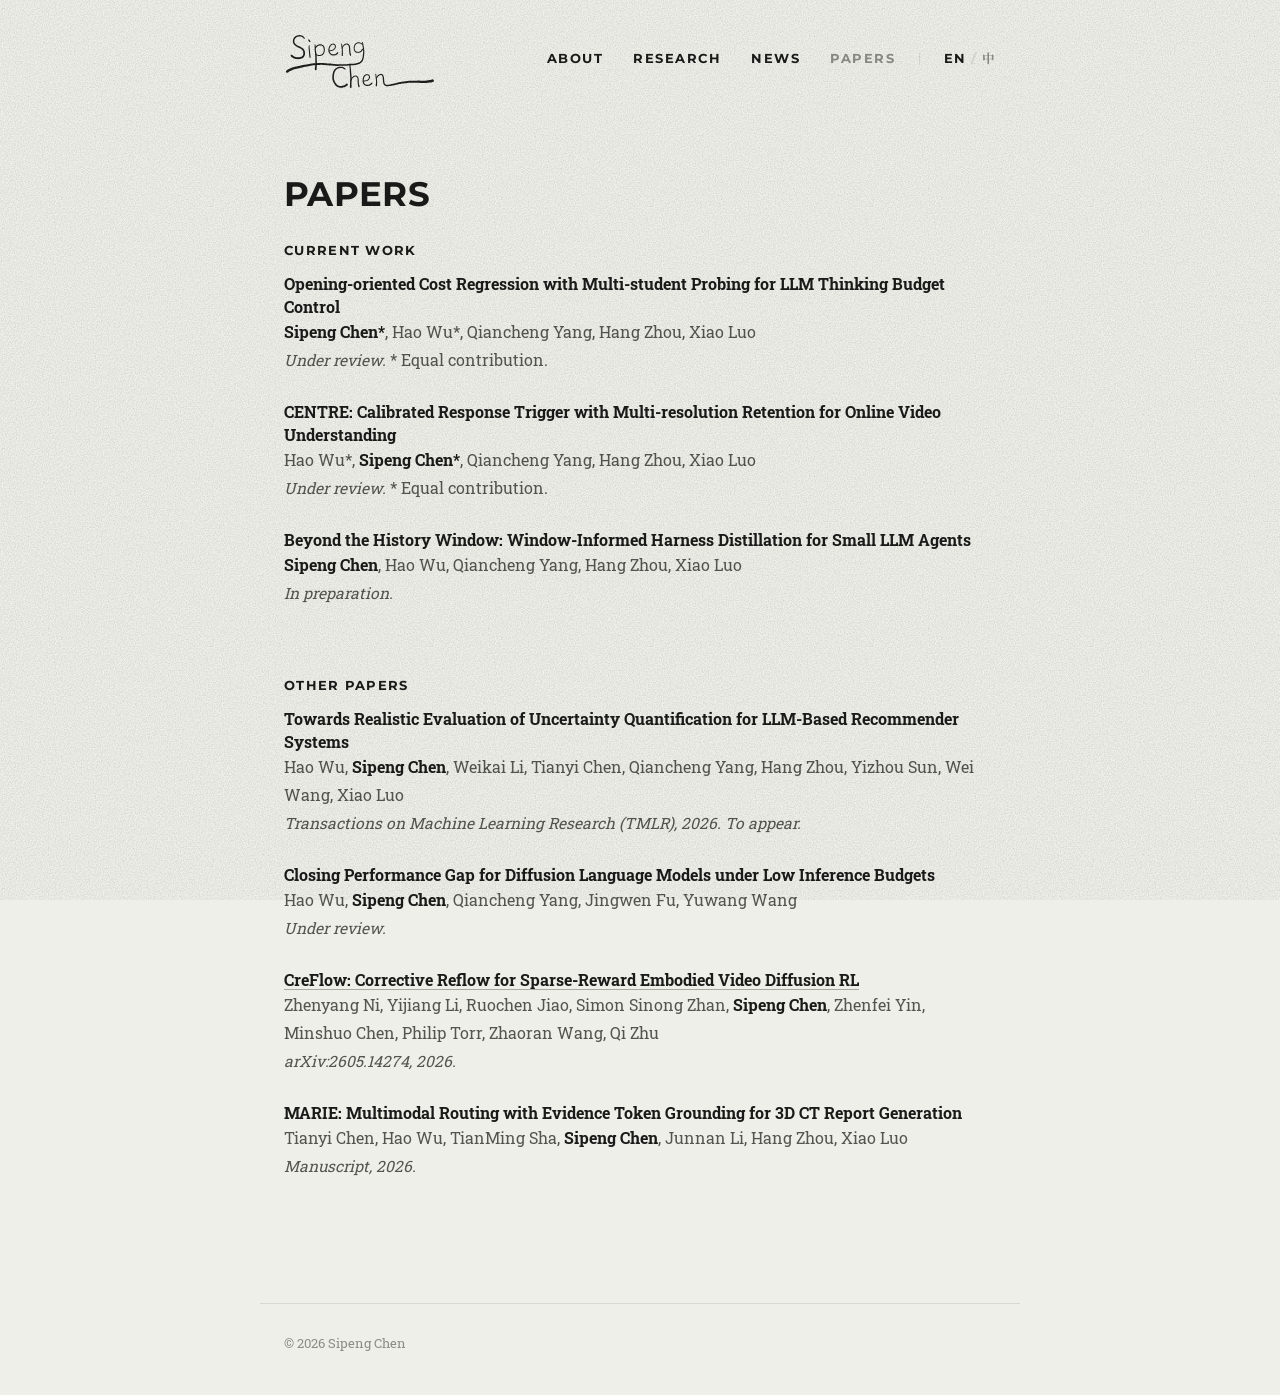
<file: papers.html>
<!doctype html>
<html lang="en">
<head>
<meta charset="utf-8">
<meta name="viewport" content="width=device-width, initial-scale=1">
<title data-zh="论文 · Sipeng Chen">Papers · Sipeng Chen</title>
<meta name="description" content="Papers by Sipeng Chen.">
<script>
(function (r) {
  var l = null;
  try { l = localStorage.getItem('lang'); } catch (e) {}
  r.lang = l === 'zh' ? 'zh' : 'en';
  r.classList.add('will-stream');
})(document.documentElement);
</script>
<link rel="preconnect" href="https://fonts.googleapis.com">
<link rel="preconnect" href="https://fonts.gstatic.com" crossorigin>
<link href="https://fonts.googleapis.com/css2?family=Montserrat:wght@700&family=Roboto+Slab:wght@400;700&family=Noto+Serif+SC:wght@400;700&display=swap" rel="stylesheet">
<link rel="stylesheet" href="css/site.css?v=10">
</head>
<body>

<header class="top">
  <a class="brand" href="index.html"><img src="assets/sign.svg" width="960" height="420" alt="Sipeng Chen, home"></a>
  <nav class="nav" aria-label="Main">
    <a href="index.html#about"><span lang="en">About</span><span lang="zh">关于</span></a>
    <a href="index.html#research"><span lang="en">Research</span><span lang="zh">研究</span></a>
    <a href="index.html#news"><span lang="en">News</span><span lang="zh">动态</span></a>
    <a href="papers.html" aria-current="page"><span lang="en">Papers</span><span lang="zh">论文</span></a>
    <button class="lang" type="button" aria-label="切换到中文"><span data-to="en">EN</span><span class="slash" aria-hidden="true">/</span><span data-to="zh">中</span></button>
  </nav>
</header>

<main>
  <section class="section">
    <h2><span lang="en">Papers</span><span lang="zh">论文</span></h2>
    <div data-stream>
      <h3><span lang="en">Current work</span><span lang="zh">当前工作</span></h3>
      <ul class="papers">
        <li>
          <span class="title">Opening-oriented Cost Regression with Multi-student Probing for LLM Thinking Budget Control</span>
          <span class="authors"><b>Sipeng Chen*</b>, Hao Wu*, Qiancheng Yang, Hang Zhou, Xiao Luo</span>
          <span class="venue"><span lang="en"><em><span lang="en">Under review.</span><span lang="zh">审稿中。</span></em> * Equal contribution.</span><span lang="zh"><em>审稿中。</em>* 共同第一作者。</span></span>
        </li>
        <li>
          <span class="title">CENTRE: Calibrated Response Trigger with Multi-resolution Retention for Online Video Understanding</span>
          <span class="authors">Hao Wu*, <b>Sipeng Chen*</b>, Qiancheng Yang, Hang Zhou, Xiao Luo</span>
          <span class="venue"><span lang="en"><em><span lang="en">Under review.</span><span lang="zh">审稿中。</span></em> * Equal contribution.</span><span lang="zh"><em>审稿中。</em>* 共同第一作者。</span></span>
        </li>
        <li>
          <span class="title">Beyond the History Window: Window-Informed Harness Distillation for Small LLM Agents</span>
          <span class="authors"><b>Sipeng Chen</b>, Hao Wu, Qiancheng Yang, Hang Zhou, Xiao Luo</span>
          <span class="venue"><em><span lang="en">In preparation.</span><span lang="zh">撰写中。</span></em></span>
        </li>
      </ul>

      <h3><span lang="en">Other papers</span><span lang="zh">其他论文</span></h3>
      <ul class="papers">
        <li>
          <span class="title">Towards Realistic Evaluation of Uncertainty Quantification for LLM-Based Recommender Systems</span>
          <span class="authors">Hao Wu, <b>Sipeng Chen</b>, Weikai Li, Tianyi Chen, Qiancheng Yang, Hang Zhou, Yizhou Sun, Wei Wang, Xiao Luo</span>
          <span class="venue"><em><span lang="en">Transactions on Machine Learning Research (TMLR), 2026. To appear.</span><span lang="zh">Transactions on Machine Learning Research (TMLR)，2026，即将发表。</span></em></span>
        </li>
        <li>
          <span class="title">Closing Performance Gap for Diffusion Language Models under Low Inference Budgets</span>
          <span class="authors">Hao Wu, <b>Sipeng Chen</b>, Qiancheng Yang, Jingwen Fu, Yuwang Wang</span>
          <span class="venue"><em><span lang="en">Under review.</span><span lang="zh">审稿中。</span></em></span>
        </li>
        <li>
          <span class="title"><a href="https://arxiv.org/abs/2605.14274">CreFlow: Corrective Reflow for Sparse-Reward Embodied Video Diffusion RL</a></span>
          <span class="authors">Zhenyang Ni, Yijiang Li, Ruochen Jiao, Simon Sinong Zhan, <b>Sipeng Chen</b>, Zhenfei Yin, Minshuo Chen, Philip Torr, Zhaoran Wang, Qi Zhu</span>
          <span class="venue"><em><span lang="en">arXiv:2605.14274, 2026.</span><span lang="zh">arXiv:2605.14274，2026。</span></em></span>
        </li>
        <li>
          <span class="title">MARIE: Multimodal Routing with Evidence Token Grounding for 3D CT Report Generation</span>
          <span class="authors">Tianyi Chen, Hao Wu, TianMing Sha, <b>Sipeng Chen</b>, Junnan Li, Hang Zhou, Xiao Luo</span>
          <span class="venue"><em><span lang="en">Manuscript, 2026.</span><span lang="zh">手稿，2026。</span></em></span>
        </li>
      </ul>
    </div>
  </section>
</main>

<footer>© 2026 Sipeng Chen</footer>

<script src="js/lang.js?v=10"></script>
<script src="js/stream.js?v=10"></script>
</body>
</html>
</file>
<file: css/site.css>
:root {
  --paper: #efefe9;   /* keep in step with PAPER in tools/build-figures.js */
  --ink: #1a1a19;
  --body: #55554f;
  --mute: #8c8c85;
  --rule: #d9d9d2;
  --head: "Montserrat", "Noto Serif SC", "Helvetica Neue", Helvetica, Arial, sans-serif;
  --text: "Roboto Slab", "Noto Serif SC", "Songti SC", Georgia, serif;
  --mono: "SFMono-Regular", Consolas, "Liberation Mono", Menlo, monospace;
}

* { box-sizing: border-box; }

html { -webkit-text-size-adjust: 100%; }
/* glide only for links within the page; arriving from another page lands at once */
html.glide { scroll-behavior: smooth; }

body {
  margin: 0;
  background: var(--paper);
  color: var(--body);
  font: 400 15.5px/1.8 var(--text);
}

/* paper grain, laid over everything */
body::after {
  content: "";
  position: fixed;
  inset: 0;
  z-index: 50;
  pointer-events: none;
  mix-blend-mode: multiply;
  background-image: url("data:image/svg+xml,%3Csvg xmlns='http://www.w3.org/2000/svg' width='220' height='220'%3E%3Cfilter id='n'%3E%3CfeTurbulence type='fractalNoise' baseFrequency='.85' numOctaves='2' stitchTiles='stitch'/%3E%3CfeColorMatrix values='0 0 0 0 0 0 0 0 0 0 0 0 0 0 0 0 0 0 .2 -.07'/%3E%3C/filter%3E%3Crect width='100%25' height='100%25' filter='url(%23n)'/%3E%3C/svg%3E");
}

a { color: var(--ink); text-decoration: underline; text-decoration-color: #a9a9a2; text-underline-offset: 3px; }
a:hover { text-decoration-color: var(--ink); }

.nav {
  display: flex;
  gap: 30px;
  font: 700 12.5px/1 var(--head);
  letter-spacing: .12em;
  text-transform: uppercase;
}
.nav a { color: var(--ink); text-decoration: none; }

/* EN / 中, the last item of the nav, set apart by a hairline */
.nav { align-items: center; }
.nav .lang {
  display: inline-flex;
  align-items: baseline;
  gap: .4em;
  margin: 0 0 0 -6px;
  padding: 0 0 0 24px;
  border: 0;
  border-left: 1px solid var(--rule);
  background: none;
  color: var(--mute);
  font: inherit;
  letter-spacing: .08em;
  cursor: pointer;
}
.nav .lang .slash { color: var(--rule); }
.nav .lang [data-to] { transition: color .2s ease; }
.nav .lang:hover [data-to] { color: var(--body); }
:root[lang="en"] .nav .lang [data-to="en"],
:root[lang="zh"] .nav .lang [data-to="zh"] { color: var(--ink); }
.nav .lang:focus-visible { outline: 1px solid var(--ink); outline-offset: 4px; }

/* only the chosen language shows */
:root[lang="en"] body [lang="zh"],
:root[lang="zh"] body [lang="en"] { display: none !important; }
.nav a:hover, .nav a[aria-current] { color: var(--mute); }

/* ---------- page header ---------- */

.top {
  display: flex;
  align-items: center;
  justify-content: space-between;
  gap: 20px;
  max-width: 760px;
  margin: 0 auto;
  padding: 26px 24px 0;
}
.top.home { max-width: 1280px; justify-content: flex-end; padding-right: 32px; }
.top .brand { display: block; width: 150px; }
.top .brand img { display: block; width: 100%; height: auto; }

/* ---------- home poster: who on the left, one picture on the right ---------- */

.poster {
  display: grid;
  grid-template-columns: minmax(0, 1fr) minmax(0, 1fr);
  align-items: center;
  gap: 24px 56px;
  max-width: 1200px;
  margin: 0 auto;
  padding: 34px 32px 0;
}

.who .photo { display: block; width: 190px; height: auto; }
.who .sign { width: 106%; max-width: 620px; margin-top: 30px; }

.art {
  display: grid;
  grid-template-columns: minmax(0, 1fr);
  justify-items: end;
  gap: 16px;
  margin: 0;
  container-type: inline-size;
}
.art canvas {
  display: block;
  width: 100%;
  max-width: 560px;
  aspect-ratio: 1;
  color: var(--ink);
  font-size: 0;
}

/* the four states of the picture, in a row under it */
.stages {
  display: flex;
  justify-content: space-between;
  gap: 12px;
  width: 100%;
  max-width: 560px;
  margin: 0;
  padding: 0;
  list-style: none;
  color: #b3b3ac;
  font: 9.5px/1 var(--mono);
  letter-spacing: .16em;
  text-transform: uppercase;
  white-space: nowrap;
}
.stages li { transition: color .5s ease; }
.stages li.on { color: var(--ink); }
@container (max-width: 500px) { .stages .dots { display: none; } }

/* the years, set small like the edge of a ruler; the last one is where I hope to start */
.ruler {
  grid-column: 1 / -1;
  display: flex;
  flex-wrap: wrap;
  align-items: baseline;
  gap: 8px 4.6%;
  margin-top: 14px;
  color: var(--ink);
  font: 8.5px/1 var(--mono);
  letter-spacing: .04em;
}
.ruler .far { margin-left: auto; font-size: 15px; font-weight: 700; }
.ruler .note { margin-left: -2.6%; font-weight: 700; text-transform: uppercase; }

.sign { margin: 0; color: var(--ink); }
.sign svg { display: block; width: 100%; height: auto; overflow: visible; }
.sign .ink { fill: currentColor; }
.sign .pen {
  fill: none;
  stroke: #fff;
  stroke-width: 25;
  stroke-linecap: round;
  stroke-linejoin: round;
}

.tagline {
  max-width: 30em;
  margin: 16px 0 0 2%;
  color: var(--body);
  font-size: 13.5px;
  line-height: 1.6;
}

.sr {
  position: absolute;
  width: 1px;
  height: 1px;
  overflow: hidden;
  clip: rect(0 0 0 0);
  white-space: nowrap;
}

@media (prefers-reduced-motion: no-preference) {
  .sign .pen {
    stroke-dasharray: 1;
    stroke-dashoffset: 1;
    opacity: 0;
    animation:
      sign-draw var(--t) cubic-bezier(.4, 0, .4, 1) var(--d) forwards,
      sign-show 1ms linear var(--d) forwards;
  }
  .sign .dot {
    opacity: 0;
    animation: sign-show 60ms linear var(--d) forwards;
  }
}
@keyframes sign-draw { to { stroke-dashoffset: 0; } }
@keyframes sign-show { to { opacity: 1; } }

/* ---------- content ---------- */

.section {
  max-width: 760px;
  margin: 0 auto;
  padding: 84px 24px 0;
}
.section:last-of-type { padding-bottom: 96px; }

h2 {
  margin: 0 0 30px;
  color: var(--ink);
  font: 700 34px/1.1 var(--head);
  letter-spacing: .01em;
  text-transform: uppercase;
}

h3 {
  margin: 44px 0 14px;
  color: var(--ink);
  font: 700 13px/1.2 var(--head);
  letter-spacing: .1em;
  text-transform: uppercase;
}
h3:first-child { margin-top: 0; }

p { margin: 0 0 1.15em; }

b, strong { color: var(--ink); font-weight: 700; }

.lead { margin-bottom: 44px; }

.links { margin-top: 1.6em; }
.links a { margin-right: 20px; white-space: nowrap; }

.work {
  display: grid;
  grid-template-columns: 210px minmax(0, 1fr);
  align-items: start;
  gap: 30px;
  padding-bottom: 46px;
}
.work img { display: block; width: 100%; height: auto; margin-top: 2px; }
.work h3 { margin: 0 0 10px; }
.work .ref { margin: 0; }
.work .ref .title { font-size: 14.5px; }

.news, .papers { margin: 0; padding: 0; list-style: none; }

.news li {
  display: grid;
  grid-template-columns: 92px 1fr;
  gap: 16px;
  padding: 7px 0;
}
.news time { color: var(--mute); }

.title { display: block; color: var(--ink); font-weight: 700; line-height: 1.5; }
.venue { display: block; }
em { font-style: italic; }

.papers li { padding: 0 0 26px; }
.papers .authors { display: block; }

footer {
  max-width: 760px;
  margin: 0 auto;
  padding: 28px 24px 40px;
  border-top: 1px solid var(--rule);
  color: var(--mute);
  font-size: 13px;
}

/* ---------- streaming entrance ---------- */

.will-stream [data-stream]:not(.ready) { visibility: hidden; }
.tk { opacity: 0; }
.tk.on { opacity: 1; transition: opacity .09s linear; }
.caret { position: relative; }
.caret::after {
  content: "";
  position: absolute;
  left: 1px;
  top: .12em;
  width: 2px;
  height: 1.05em;
  background: var(--ink);
}

/* ---------- narrower screens: the plate becomes a column ---------- */

@media (max-width: 900px) {
  .top.home { padding-right: 24px; }
  .poster { grid-template-columns: minmax(0, 1fr); gap: 36px; padding: 36px 24px 0; }
  .who .photo { width: 168px; }
  .who .sign { width: 100%; }
  .tagline { margin-left: 0; }
  .art canvas, .stages { max-width: 440px; justify-self: center; }
}

@media (max-width: 640px) {
  body { font-size: 15px; }
  .top { padding: 20px 16px 0; }
  .top.home { padding-right: 16px; }
  .top .brand { width: 120px; }
  .top .nav { gap: 16px; font-size: 11px; }
  .top { flex-wrap: wrap; row-gap: 14px; }
  .nav .lang { margin-left: -4px; padding-left: 14px; }
  .poster { padding: 32px 16px 0; }
  .stages { font-size: 8.5px; }
  .ruler { gap: 8px 16px; margin-top: 24px; }
  .ruler .note { margin-left: -6px; }
  .work { grid-template-columns: minmax(0, 1fr); gap: 16px; padding-bottom: 38px; }
  .work img { max-width: 250px; }
  .section { padding: 60px 16px 0; }
  h2 { font-size: 28px; margin-bottom: 22px; }
  .news li { grid-template-columns: 1fr; gap: 0; }
  footer { padding: 24px 16px 32px; }
}
</file>
